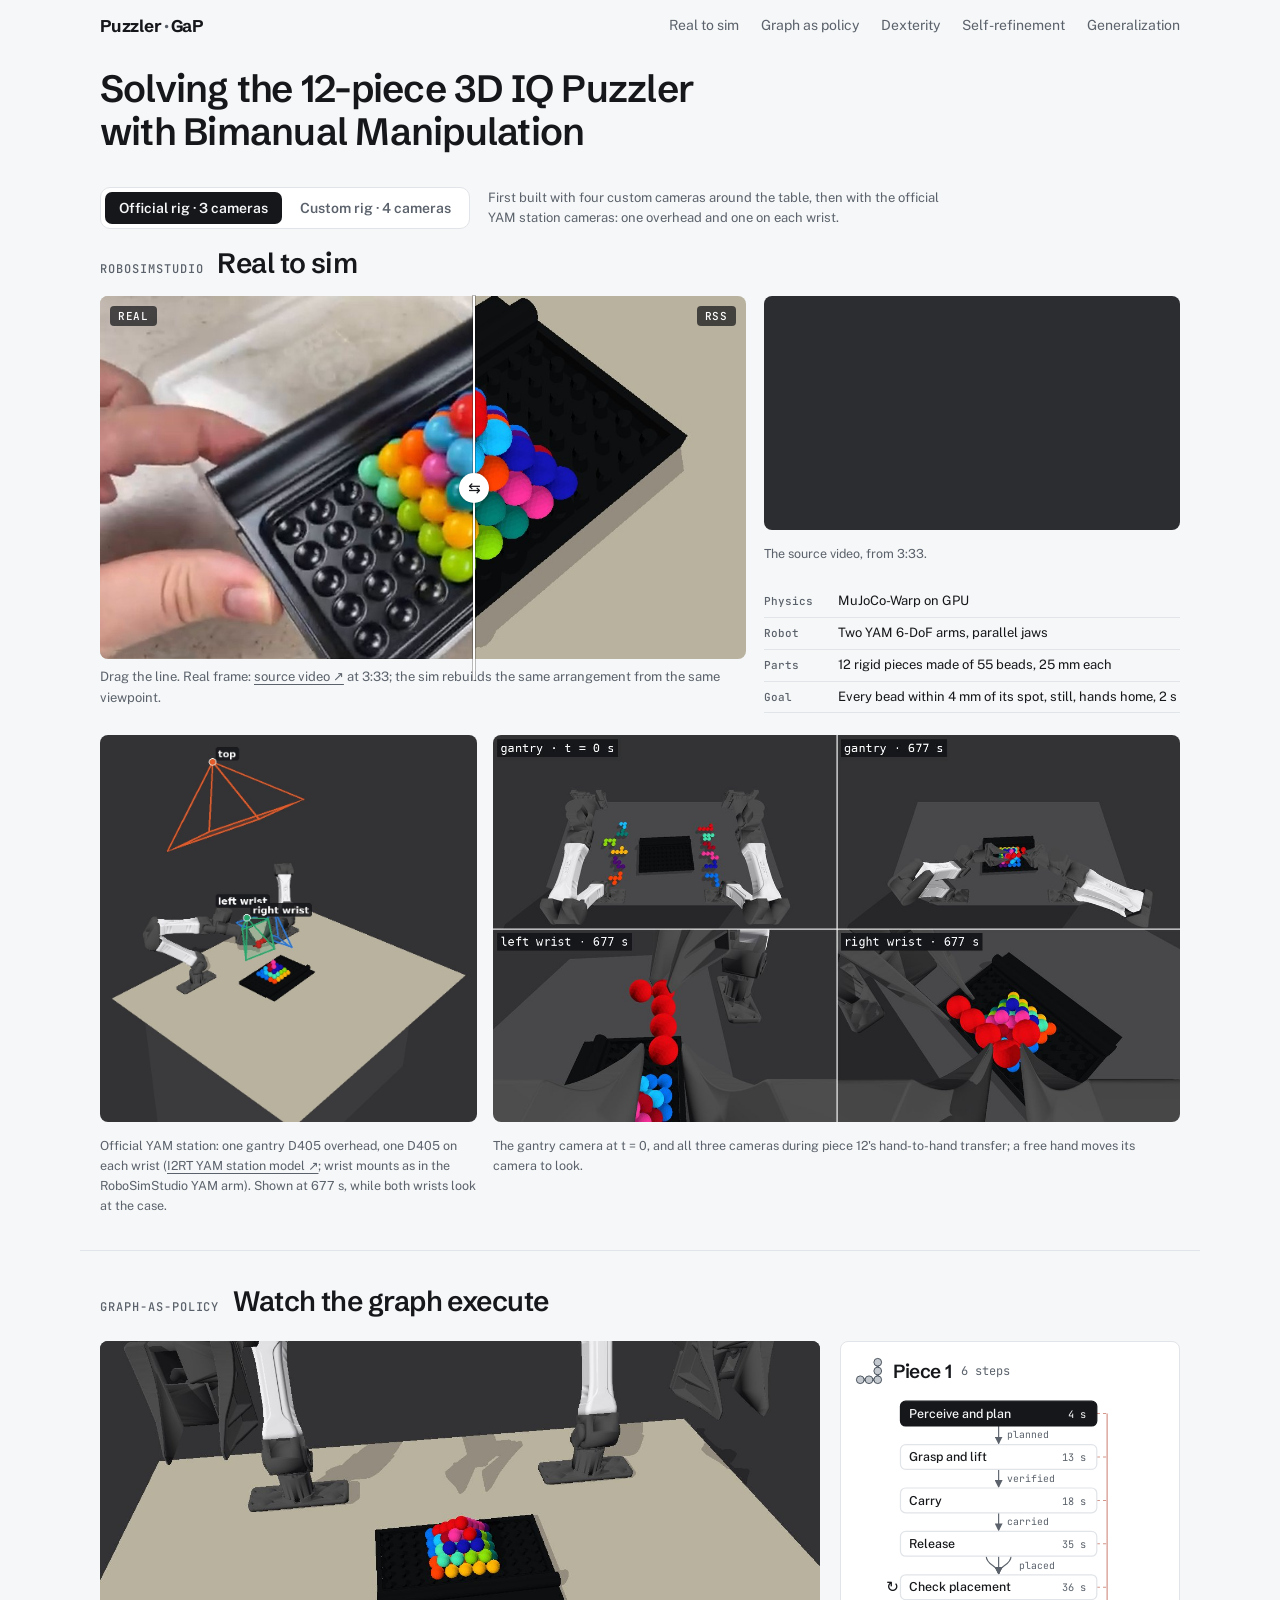
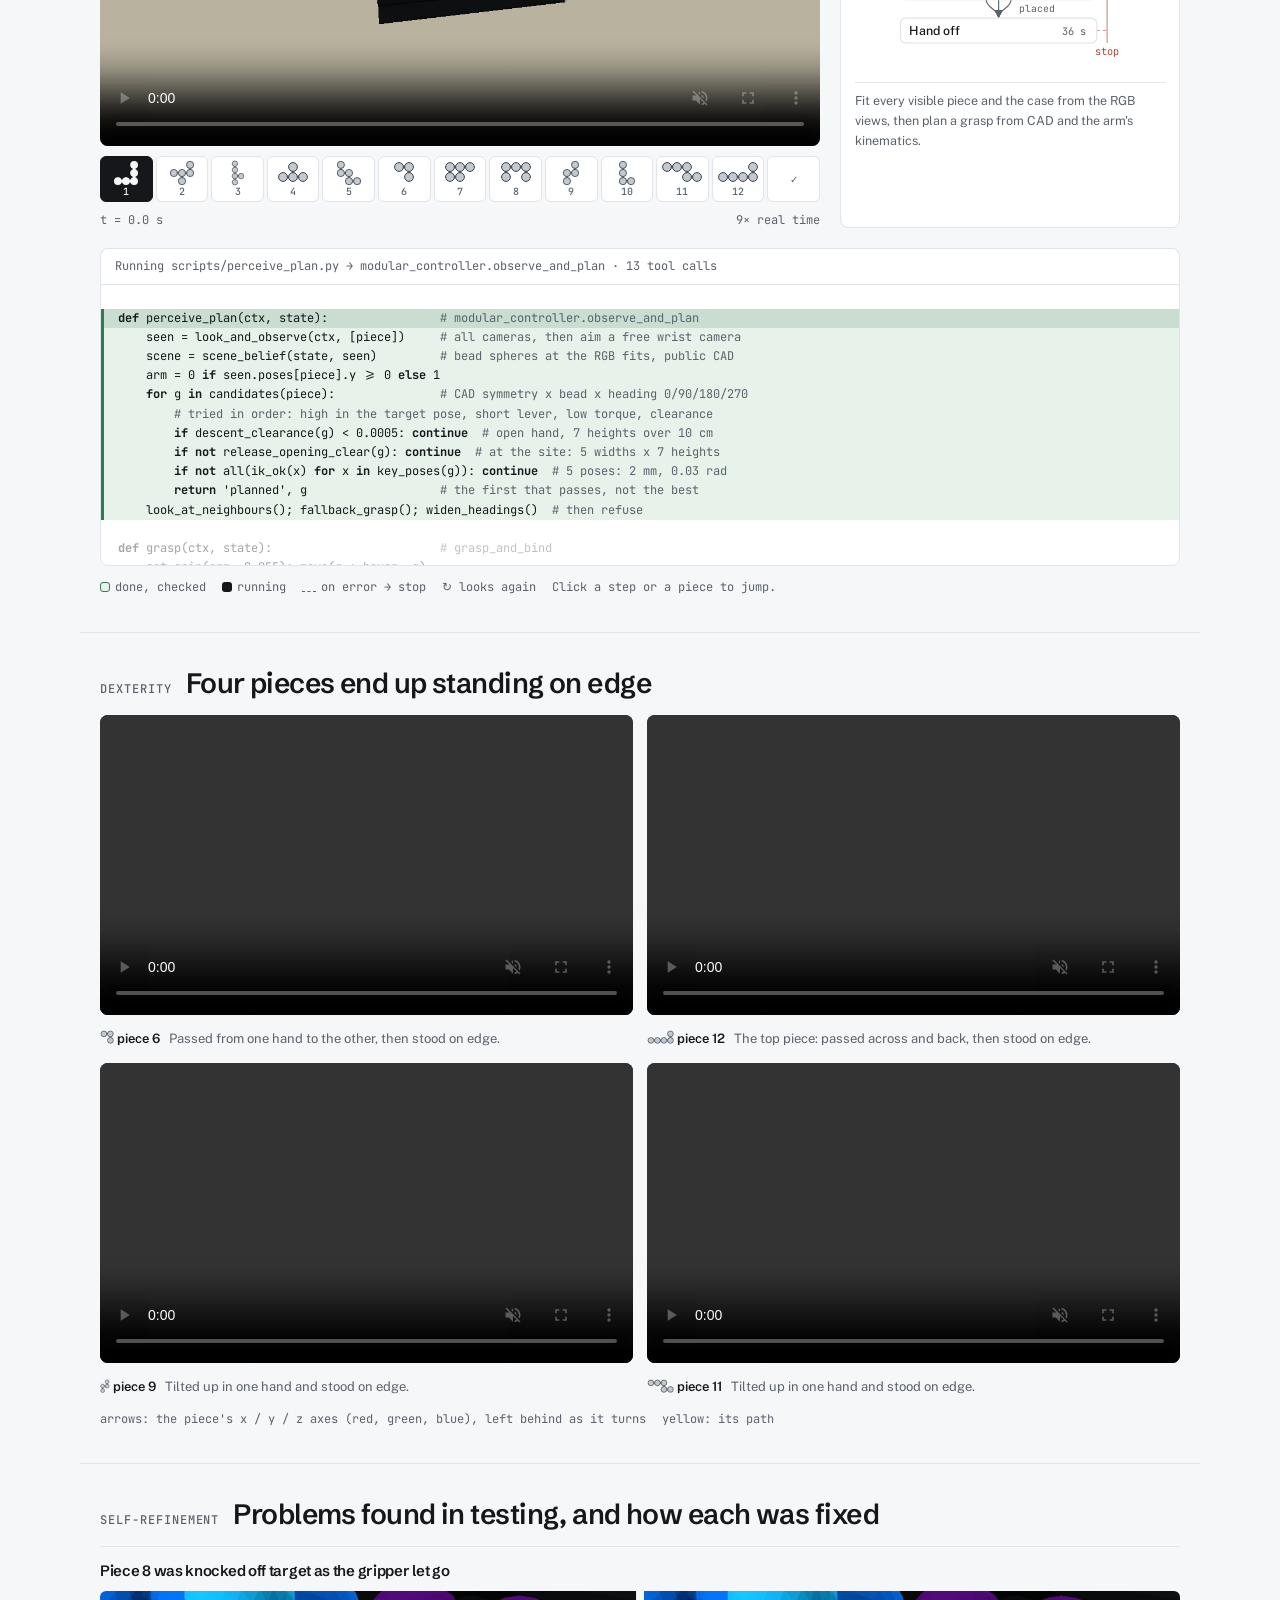
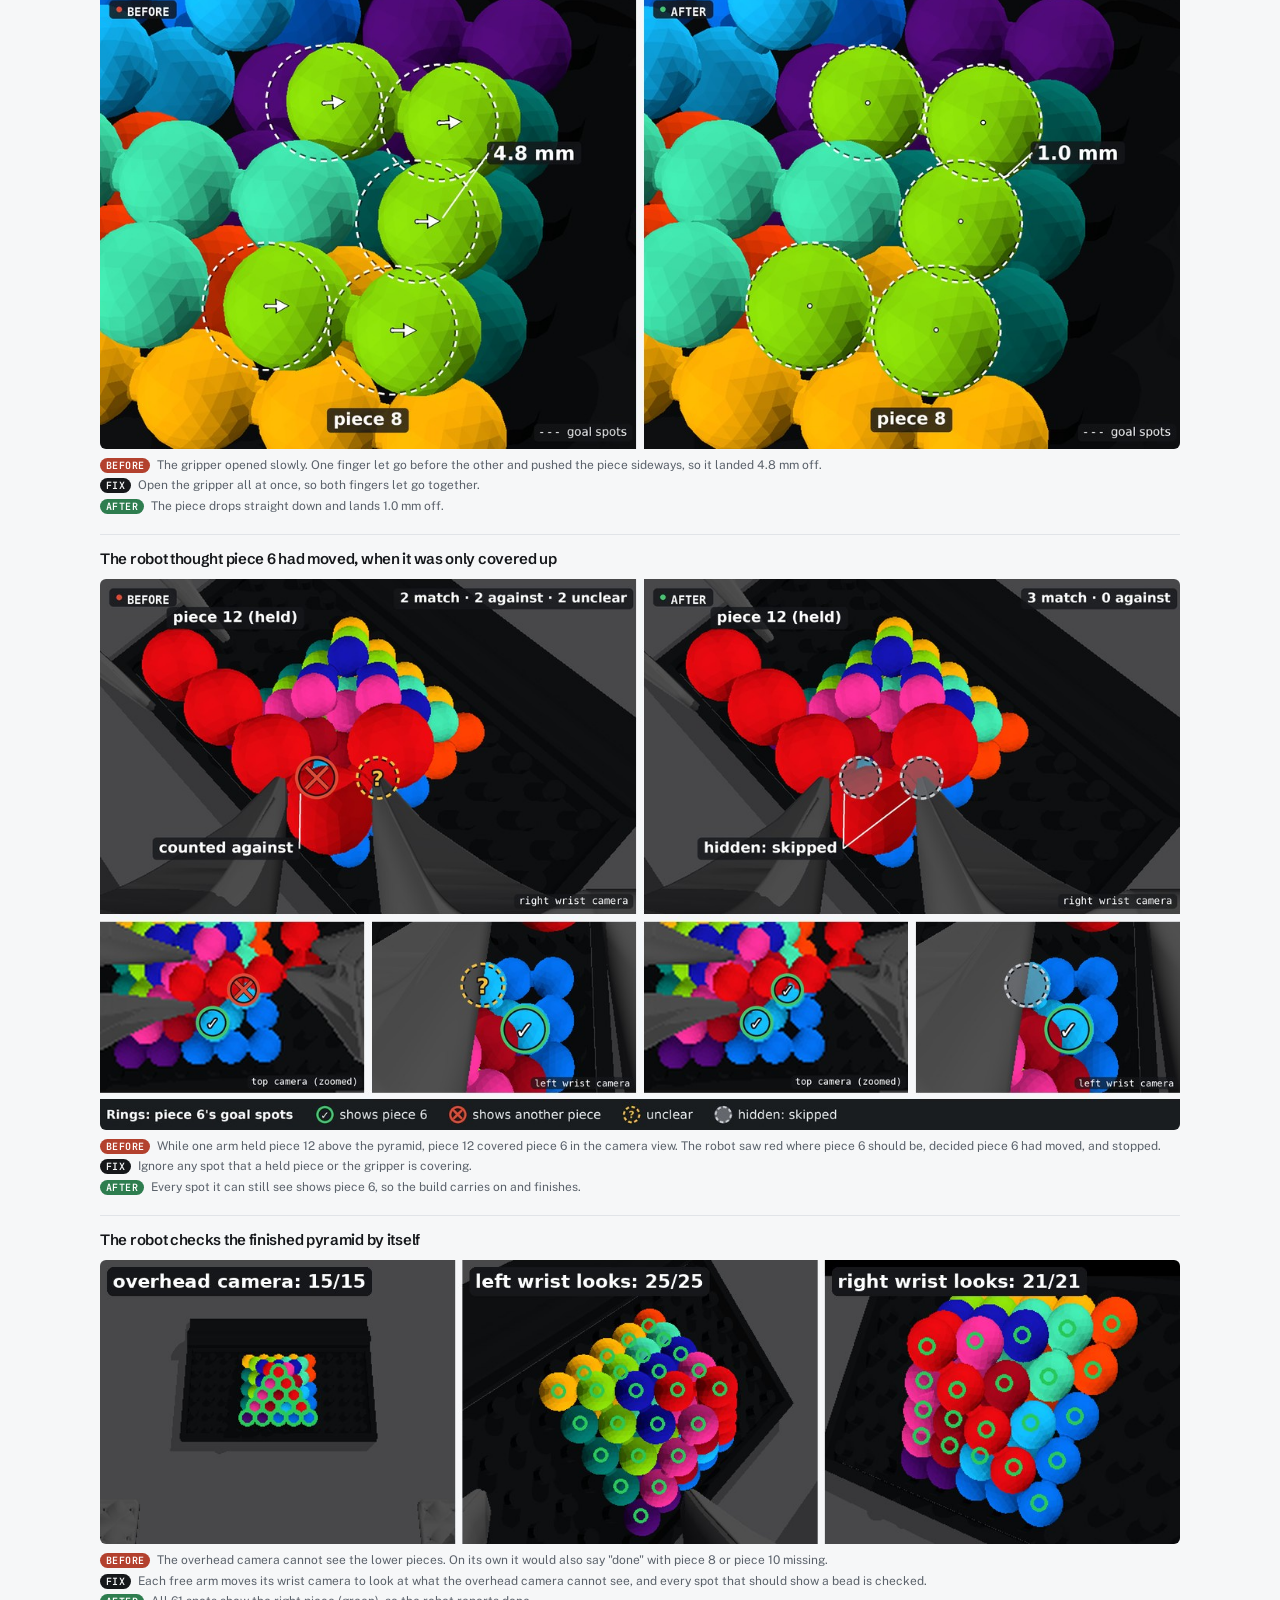
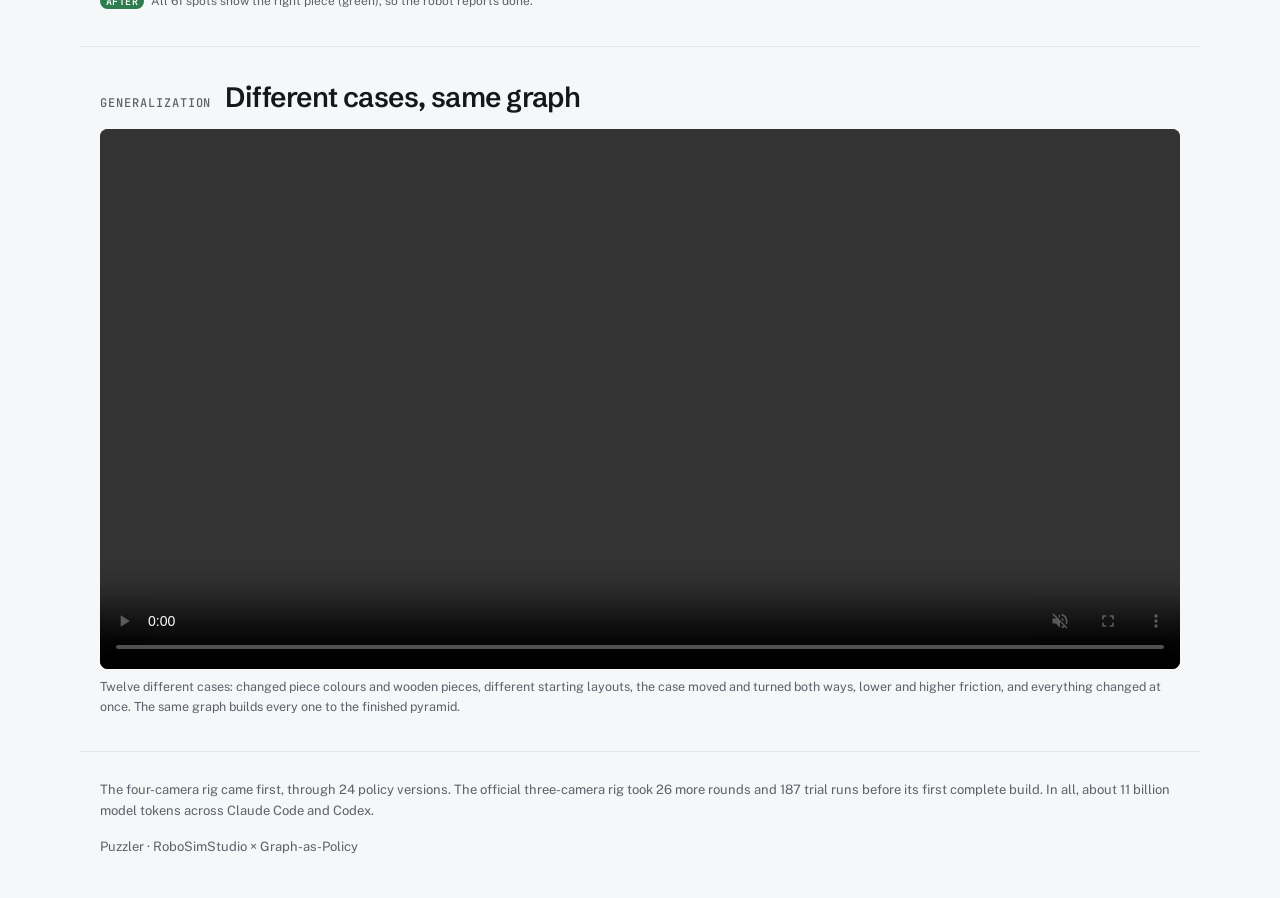
<file: site/index.html>
<!doctype html>
<html lang="en">
<head>
  <meta charset="utf-8">
  <meta name="viewport" content="width=device-width, initial-scale=1">
  <title>Puzzler GaP</title>
  <meta name="description" content="Two simulated YAM arms build the IQ Puzzler Pro pyramid from twelve loose pieces with an RGB-only Graph-as-Policy controller in RoboSimStudio.">
  <link rel="icon" href="favicon.svg">
  <link rel="preconnect" href="https://fonts.googleapis.com">
  <link rel="preconnect" href="https://fonts.gstatic.com" crossorigin>
  <link rel="stylesheet" href="https://fonts.googleapis.com/css2?family=Schibsted+Grotesk:wght@500;600;700&family=Public+Sans:wght@400;500;600&family=JetBrains+Mono:wght@400;500&display=swap">
  <link rel="stylesheet" href="style.css">
  <script src="app.js" defer></script>
</head>
<body data-rig="official">
  <header class="top wrap">
    <a class="mark" href="#top">Puzzler<span aria-hidden="true">·</span>GaP</a>
    <nav aria-label="Sections">
      <a href="#rss">Real to sim</a>
      <a href="#gap">Graph as policy</a>
      <a href="#standing">Dexterity</a>
      <a href="#refine">Self-refinement</a>
      <a href="#generalize">Generalization</a>
    </nav>
  </header>

  <main id="top">
    <section class="hero wrap">
      <div>
        <h1>Solving the 12-piece 3D IQ Puzzler with Bimanual Manipulation</h1>
      </div>
    </section>

    <div class="wrap rig-bar">
      <div class="rig-tabs" role="tablist" aria-label="Camera setup">
        <button type="button" role="tab" data-rig-tab="official" aria-selected="true">Official rig · 3 cameras</button>
        <button type="button" role="tab" data-rig-tab="custom" aria-selected="false">Custom rig · 4 cameras</button>
      </div>
      <p class="rig-note">First built with four custom cameras around the table, then with the official YAM station cameras: one overhead and one on each wrist.</p>
    </div>

    <section class="block wrap" id="rss" aria-labelledby="rss-title">
      <h2 id="rss-title"><span class="kicker">RoboSimStudio</span>Real to sim</h2>
      <div class="rss-grid">
        <figure class="compare" id="compare">
          <img src="media/sim_aligned.jpg" width="960" height="540" alt="The same arrangement rebuilt in RoboSimStudio, rendered from the camera fitted to the real frame">
          <div class="compare-real"><img src="media/real_aligned.jpg" width="960" height="540" alt="The finished IQ Puzzler Pro pyramid in the real case"></div>
          <span class="compare-line" aria-hidden="true"></span>
          <span class="tag left">Real</span><span class="tag right">RSS</span>
          <input type="range" min="0" max="100" value="58" aria-label="Drag to compare the real frame with the simulation" id="compare-range">
          <figcaption>Drag the line. Real frame: <a href="https://www.youtube.com/watch?v=PSgC31TvdxA&amp;t=213s">source video ↗</a> at 3:33; the sim rebuilds the same arrangement from the same viewpoint.</figcaption>
        </figure>
        <div class="rss-side">
          <figure class="yt">
            <iframe src="https://www.youtube-nocookie.com/embed/PSgC31TvdxA?start=213" title="Source video: the IQ Puzzler Pro pyramid built by hand" loading="lazy" allow="accelerometer; encrypted-media; gyroscope; picture-in-picture; fullscreen" allowfullscreen referrerpolicy="strict-origin-when-cross-origin"></iframe>
            <figcaption>The source video, from 3:33.</figcaption>
          </figure>
          <dl class="facts">
            <div><dt>Physics</dt><dd>MuJoCo-Warp on GPU</dd></div>
            <div><dt>Robot</dt><dd>Two YAM 6-DoF arms, parallel jaws</dd></div>
            <div><dt>Parts</dt><dd>12 rigid pieces made of 55 beads, 25 mm each</dd></div>
            <div><dt>Goal</dt><dd>Every bead within 4 mm of its spot, still, hands home, 2 s</dd></div>
          </dl>
        </div>
      </div>
      <div class="rig-row" data-rig="official" style="grid-template-columns: 0.974fr 1.778fr"><figure><img src="media/rig_official.jpg" loading="lazy" alt="Shown at 677 s, while both wrists look at the case."><figcaption>Official YAM station: one gantry D405 overhead, one D405 on each wrist (<a href="https://github.com/i2rt-robotics/i2rt/blob/120c3c81400171174604e503943f8d1ebc891058/i2rt/robot_models/station/yam_station_linear_4310_d405/README.md">I2RT YAM station model ↗</a>; wrist mounts as in the RoboSimStudio YAM arm). Shown at 677 s, while both wrists look at the case.</figcaption></figure><figure class="views"><img src="media/policy_views_official.jpg" width="1280" height="720" loading="lazy" alt="The gantry camera at t = 0, and all three cameras during piece 12's hand-to-hand transfer; a free hand moves its camera to look."><figcaption>The gantry camera at t = 0, and all three cameras during piece 12's hand-to-hand transfer; a free hand moves its camera to look.</figcaption></figure></div><div class="rig-row" data-rig="custom" style="grid-template-columns: 1.171fr 1.250fr"><figure><img src="media/rig_custom.jpg" loading="lazy" alt="Shown at the start of the run."><figcaption>Four fixed RGB cameras of our own placement: top, front, rear, side. Shown at the start of the run.</figcaption></figure><figure class="views"><img src="media/custom/policy_views.jpg" width="1280" height="1024" loading="lazy" alt="All the policy sees at t = 0: four fixed cameras."><figcaption>All the policy sees at t = 0: four fixed cameras.</figcaption></figure></div>
    </section>

    <section class="block wrap" id="gap" aria-labelledby="gap-title">
      <h2 id="gap-title"><span class="kicker">Graph-as-Policy</span>Watch the graph execute</h2>
      <div class="player" data-rig="official"><div class="screen"><video data-k="video" src="media/official/gap_full12.mp4" poster="media/official/gap_full12_poster.jpg" data-autoplay autoplay muted loop playsinline controls preload="auto" aria-label="Full twelve-piece run, replayed from the recorded episode"></video><div class="track" data-k="track" role="group" aria-label="Jump to a piece"></div><p class="clock"><span data-k="time">t = 0.0 s</span><span data-k="speed"></span></p></div><aside class="graph" aria-live="polite"><div class="graph-head"><span class="swatch" data-k="swatch"></span><h3 data-k="piece">Azure</h3><span class="mono small muted" data-k="index"></span></div><svg data-k="graph" class="graph-svg" role="img" aria-label="The current piece's subgraph"></svg><p class="node-detail" data-k="detail"></p></aside><div class="program"><p class="program-head mono" data-k="running"></p><pre class="program-body" data-k="program" aria-label="The policy's program; the running step's lines are lit"></pre></div></div><div class="player" data-rig="custom"><div class="screen"><video data-k="video" src="media/custom/gap_full12.mp4" poster="media/custom/gap_full12_poster.jpg" data-autoplay autoplay muted loop playsinline controls preload="auto" aria-label="Full twelve-piece run, replayed from the recorded episode"></video><div class="track" data-k="track" role="group" aria-label="Jump to a piece"></div><p class="clock"><span data-k="time">t = 0.0 s</span><span data-k="speed"></span></p></div><aside class="graph" aria-live="polite"><div class="graph-head"><span class="swatch" data-k="swatch"></span><h3 data-k="piece">Azure</h3><span class="mono small muted" data-k="index"></span></div><svg data-k="graph" class="graph-svg" role="img" aria-label="The current piece's subgraph"></svg><p class="node-detail" data-k="detail"></p></aside><div class="program"><p class="program-head mono" data-k="running"></p><pre class="program-body" data-k="program" aria-label="The policy's program; the running step's lines are lit"></pre></div></div>
      <p class="legend mono small"><span><i class="k-done"></i>done, checked</span><span><i class="k-now"></i>running</span><span><i class="k-abort"></i>on error → stop</span><span>↻ looks again</span><span>Click a step or a piece to jump.</span></p>

    </section>

    <section class="block wrap" id="standing" aria-labelledby="standing-title">
      <h2 id="standing-title"><span class="kicker">Dexterity</span>Four pieces end up standing on edge</h2>
      <div class="standing" data-rig="official"><figure><video src="media/official/stand_cyan.mp4" data-autoplay autoplay muted loop playsinline controls preload="auto" aria-label="piece 6: path and orientation"></video><figcaption><b><span class="pref"><svg class="shape" viewBox="0 0 22 22" width="35" height="35" aria-hidden="true"><g class="neck"><line x1="6" y1="6" x2="16" y2="6"/><line x1="16" y1="6" x2="16" y2="16"/></g><g class="bead"><circle cx="6" cy="6" r="4.4"/><circle cx="16" cy="6" r="4.4"/><circle cx="16" cy="16" r="4.4"/></g></svg>piece 6</span></b> Passed from one hand to the other, then stood on edge.</figcaption></figure><figure><video src="media/official/stand_red.mp4" data-autoplay autoplay muted loop playsinline controls preload="auto" aria-label="piece 12: path and orientation"></video><figcaption><b><span class="pref"><svg class="shape" viewBox="0 0 42 22" width="67" height="35" aria-hidden="true"><g class="neck"><line x1="36" y1="6" x2="36" y2="16"/><line x1="6" y1="16" x2="16" y2="16"/><line x1="16" y1="16" x2="26" y2="16"/><line x1="26" y1="16" x2="36" y2="16"/></g><g class="bead"><circle cx="36" cy="6" r="4.4"/><circle cx="6" cy="16" r="4.4"/><circle cx="16" cy="16" r="4.4"/><circle cx="26" cy="16" r="4.4"/><circle cx="36" cy="16" r="4.4"/></g></svg>piece 12</span></b> The top piece: passed across and back, then stood on edge.</figcaption></figure><figure><video src="media/official/stand_maroon.mp4" data-autoplay autoplay muted loop playsinline controls preload="auto" aria-label="piece 9: path and orientation"></video><figcaption><b><span class="pref"><svg class="shape" viewBox="0 0 22 32" width="35" height="51" aria-hidden="true"><g class="neck"><line x1="16" y1="6" x2="16" y2="16"/><line x1="6" y1="16" x2="16" y2="16"/><line x1="6" y1="16" x2="6" y2="26"/></g><g class="bead"><circle cx="16" cy="6" r="4.4"/><circle cx="6" cy="16" r="4.4"/><circle cx="16" cy="16" r="4.4"/><circle cx="6" cy="26" r="4.4"/></g></svg>piece 9</span></b> Tilted up in one hand and stood on edge.</figcaption></figure><figure><video src="media/official/stand_pink.mp4" data-autoplay autoplay muted loop playsinline controls preload="auto" aria-label="piece 11: path and orientation"></video><figcaption><b><span class="pref"><svg class="shape" viewBox="0 0 42 22" width="67" height="35" aria-hidden="true"><g class="neck"><line x1="6" y1="6" x2="16" y2="6"/><line x1="16" y1="6" x2="26" y2="6"/><line x1="26" y1="6" x2="26" y2="16"/><line x1="26" y1="16" x2="36" y2="16"/></g><g class="bead"><circle cx="6" cy="6" r="4.4"/><circle cx="16" cy="6" r="4.4"/><circle cx="26" cy="6" r="4.4"/><circle cx="26" cy="16" r="4.4"/><circle cx="36" cy="16" r="4.4"/></g></svg>piece 11</span></b> Tilted up in one hand and stood on edge.</figcaption></figure></div><div class="standing" data-rig="custom"><figure><video src="media/custom/stand_cyan.mp4" data-autoplay autoplay muted loop playsinline controls preload="auto" aria-label="piece 6: path and orientation"></video><figcaption><b><span class="pref"><svg class="shape" viewBox="0 0 22 22" width="35" height="35" aria-hidden="true"><g class="neck"><line x1="6" y1="6" x2="16" y2="6"/><line x1="16" y1="6" x2="16" y2="16"/></g><g class="bead"><circle cx="6" cy="6" r="4.4"/><circle cx="16" cy="6" r="4.4"/><circle cx="16" cy="16" r="4.4"/></g></svg>piece 6</span></b> Passed from one hand to the other, then stood on edge.</figcaption></figure><figure><video src="media/custom/stand_red.mp4" data-autoplay autoplay muted loop playsinline controls preload="auto" aria-label="piece 12: path and orientation"></video><figcaption><b><span class="pref"><svg class="shape" viewBox="0 0 42 22" width="67" height="35" aria-hidden="true"><g class="neck"><line x1="36" y1="6" x2="36" y2="16"/><line x1="6" y1="16" x2="16" y2="16"/><line x1="16" y1="16" x2="26" y2="16"/><line x1="26" y1="16" x2="36" y2="16"/></g><g class="bead"><circle cx="36" cy="6" r="4.4"/><circle cx="6" cy="16" r="4.4"/><circle cx="16" cy="16" r="4.4"/><circle cx="26" cy="16" r="4.4"/><circle cx="36" cy="16" r="4.4"/></g></svg>piece 12</span></b> The top piece: passed across and back, then stood on edge.</figcaption></figure><figure><video src="media/custom/stand_maroon.mp4" data-autoplay autoplay muted loop playsinline controls preload="auto" aria-label="piece 9: path and orientation"></video><figcaption><b><span class="pref"><svg class="shape" viewBox="0 0 22 32" width="35" height="51" aria-hidden="true"><g class="neck"><line x1="16" y1="6" x2="16" y2="16"/><line x1="6" y1="16" x2="16" y2="16"/><line x1="6" y1="16" x2="6" y2="26"/></g><g class="bead"><circle cx="16" cy="6" r="4.4"/><circle cx="6" cy="16" r="4.4"/><circle cx="16" cy="16" r="4.4"/><circle cx="6" cy="26" r="4.4"/></g></svg>piece 9</span></b> Tilted up in one hand and stood on edge.</figcaption></figure><figure><video src="media/custom/stand_pink.mp4" data-autoplay autoplay muted loop playsinline controls preload="auto" aria-label="piece 11: path and orientation"></video><figcaption><b><span class="pref"><svg class="shape" viewBox="0 0 42 22" width="67" height="35" aria-hidden="true"><g class="neck"><line x1="6" y1="6" x2="16" y2="6"/><line x1="16" y1="6" x2="26" y2="6"/><line x1="26" y1="6" x2="26" y2="16"/><line x1="26" y1="16" x2="36" y2="16"/></g><g class="bead"><circle cx="6" cy="6" r="4.4"/><circle cx="16" cy="6" r="4.4"/><circle cx="26" cy="6" r="4.4"/><circle cx="26" cy="16" r="4.4"/><circle cx="36" cy="16" r="4.4"/></g></svg>piece 11</span></b> Tilted up in one hand and stood on edge.</figcaption></figure></div>
      <p class="legend mono small"><span>arrows: the piece's x / y / z axes (red, green, blue), left behind as it turns</span><span>yellow: its path</span></p>
    </section>

    <section class="block wrap" id="refine" aria-labelledby="refine-title">
      <h2 id="refine-title"><span class="kicker">Self-refinement</span>Problems found in testing, and how each was fixed</h2>
      <div class="rounds">
        <article data-rig="official">
          <h3>Piece 8 was knocked off target as the gripper let go</h3>
          <div class="strip">
            <figure class="wide"><img src="media/refine_lime_release.jpg" width="1390" height="589" loading="lazy" alt="Close-up of piece 8 at its seat: before, its beads sit 4.8 mm off the dashed goal circles; after, inside them, 1.0 mm off"><figcaption><b class="bad">Before</b> The gripper opened slowly. One finger let go before the other and pushed the piece sideways, so it landed 4.8 mm off.<br><b class="fix">Fix</b> Open the gripper all at once, so both fingers let go together.<br><b class="good">After</b> The piece drops straight down and lands 1.0 mm off.</figcaption></figure>
          </div>
        </article>
        <article data-rig="official">
          <h3>The robot thought piece 6 had moved, when it was only covered up</h3>
          <div class="strip">
            <figure class="wide"><img src="media/refine_hidden_piece.jpg" width="1390" height="709" loading="lazy" alt="Wrist and overhead camera views with piece 6's spots circled: before, spots covered by the held piece 12 count against piece 6; after, they are ignored"><figcaption><b class="bad">Before</b> While one arm held piece 12 above the pyramid, piece 12 covered piece 6 in the camera view. The robot saw red where piece 6 should be, decided piece 6 had moved, and stopped.<br><b class="fix">Fix</b> Ignore any spot that a held piece or the gripper is covering.<br><b class="good">After</b> Every spot it can still see shows piece 6, so the build carries on and finishes.</figcaption></figure>
          </div>
        </article>
        <article data-rig="official">
          <h3>The robot checks the finished pyramid by itself</h3>
          <div class="strip">
            <figure class="wide"><img src="media/refine_official_finish.jpg" width="1520" height="400" loading="lazy" alt="The overhead camera and each wrist camera looking at the finished pyramid, with every spot that should show a bead circled in green"><figcaption><b class="bad">Before</b> The overhead camera cannot see the lower pieces. On its own it would also say "done" with piece 8 or piece 10 missing.<br><b class="fix">Fix</b> Each free arm moves its wrist camera to look at what the overhead camera cannot see, and every spot that should show a bead is checked.<br><b class="good">After</b> All 61 spots show the right piece (green), so the robot reports done.</figcaption></figure>
          </div>
        </article>
        <article data-rig="custom">
          <h3>The camera could not see piece 6 land</h3>
          <div class="strip">
            <figure class="wide"><img src="media/refine_cyan_opening.jpg" width="1390" height="644" loading="lazy" alt="Overhead camera after letting go: at a 55 mm opening a finger covers piece 6; at 75 mm the piece is visible"><figcaption><b class="bad">Before</b> With the gripper opened 55 mm, a finger still covered piece 6, so the camera could not confirm it was in place.<br><b class="fix">Fix</b> Open wider, to 75 mm, picked by checking which openings leave the piece in the camera's view.<br><b class="good">After</b> The camera sees the piece, 0.8 mm from its spot.</figcaption></figure>
          </div>
        </article>
        <article data-rig="custom">
          <h3>The robot checks the finished pyramid by itself</h3>
          <div class="strip">
            <figure class="wide"><img src="media/refine_completion_witness.jpg" width="1530" height="300" loading="lazy" alt="Final camera views with each spot that should show a bead circled: with piece 12 still held its spots fail; with the pyramid complete every spot matches"><figcaption><b class="bad">Before</b> All 12 pieces were in place, but the robot could not tell, so it would not finish.<br><b class="fix">Fix</b> Check every spot that should show a bead (green: the right piece is there, red: it is not).<br><b class="good">After</b> With piece 12 missing it says no; with the pyramid done it says yes.</figcaption></figure>
          </div>
        </article>
        <article data-rig="custom">
          <h3>The arms blocked the camera's view of piece 8</h3>
          <div class="strip">
            <figure class="wide"><img src="media/refine_lime_layout.jpg" width="938" height="376" loading="lazy" alt="Overhead camera while piece 6 changes hands: in the first layout the arms cover piece 8; started 70 mm further out it stays visible"><figcaption><b class="bad">Before</b> While piece 6 changed hands, the arms covered piece 8 in the camera view, and the robot had to wait.<br><b class="good">After</b> Piece 8 now starts 70 mm further out, where the camera can still see it.</figcaption></figure>
          </div>
        </article>
        <article data-rig="custom">
          <h3>A wrong guess about piece 5 almost undid it</h3>
          <div class="strip">
            <figure class="wide"><img src="media/refine_fit_alias.jpg" width="770" height="300" loading="lazy" alt="Front and side cameras: red circles mark where the wrong guess of piece 5 would put it, on top of piece 9; green circles mark piece 5's own spots, which still show piece 5"><figcaption><b class="bad">Before</b> Only two beads of piece 5 were visible, and the robot guessed it had turned (red circles, which actually land on piece 9).<br><b class="good">After</b> It checks the spots where piece 5 should be; they still show piece 5 (green), so it stays placed.</figcaption></figure>
          </div>
        </article>
      </div>
    </section>

    <section class="block wrap demo" id="generalize" aria-labelledby="gen-title">
      <h2 id="gen-title"><span class="kicker">Generalization</span>Different cases, same graph</h2>
      <div data-rig="official"><figure class="grid-video"><video src="media/official/grid_official_wood2.mp4" data-autoplay autoplay muted loop playsinline controls preload="auto" aria-label="Twelve different cases: changed piece colours and wooden pieces, different starting layouts, the case moved and turned both ways, lower and higher friction, and everything changed at once. The same graph builds every one to the finished pyramid."></video><figcaption>Twelve different cases: changed piece colours and wooden pieces, different starting layouts, the case moved and turned both ways, lower and higher friction, and everything changed at once. The same graph builds every one to the finished pyramid.</figcaption></figure></div><div data-rig="custom"><figure class="grid-video"><video src="media/custom/grid_custom_starts.mp4" data-autoplay autoplay muted loop playsinline controls preload="auto" aria-label="Six different starting layouts (every loose piece moved up to 10 mm and turned up to 10°, the case moved too); each run builds the whole pyramid."></video><figcaption>Six different starting layouts (every loose piece moved up to 10 mm and turned up to 10°, the case moved too); each run builds the whole pyramid.</figcaption></figure></div><div data-rig="custom"><figure class="grid-video"><video src="media/custom/grid_custom6.mp4" data-autoplay autoplay muted loop playsinline controls preload="auto" aria-label="Six changed scenes: case moved and turned (both ways), pieces nudged (twice), and all changes at once."></video><figcaption>Six changed scenes: case moved and turned (both ways), pieces nudged (twice), and all changes at once.</figcaption></figure></div>
    </section>
  </main>

  <footer class="wrap foot">
    <p>The four-camera rig came first, through 24 policy versions. The official three-camera rig took 26 more rounds and 187 trial runs before its first complete build. In all, about 11 billion model tokens across Claude Code and Codex.</p>
    <p>Puzzler · RoboSimStudio × Graph-as-Policy</p>
  </footer>
  <script id="page-data" type="application/json">{"rigs": {"official": {"control_hz": 50.0, "steps": 44318, "sim_time_s": 886.4, "rss_success": true, "graph_success": true, "checkpoints_passed": 84, "checkpoints_total": 84, "pieces_placed": 12, "audit_success": true, "audit_max_mm": 3.03, "audit_stable_s": 50.3, "error": null, "pieces": [{"name": "azure", "color": "#036de8", "nodes": [{"id": "azure_perceive_plan", "kind": "perceive_plan", "label": "Perceive and plan", "detail": "Fit every visible piece and the case from the RGB views, then plan a grasp from CAD and the arm's kinematics.", "exits": ["planned"], "exit": "planned", "start": 0, "end": 209, "passed": true, "checkpoint": "perceive_plan", "metrics": {}, "ref": "perceive_plan", "source": "scripts/perceive_plan.py \u2192 modular_controller.observe_and_plan", "calls": 13, "relook": false}, {"id": "azure_grasp", "kind": "grasp", "label": "Grasp and lift", "detail": "Close on the planned beads, lift, and confirm the hold from a fresh RGB frame and the jaw encoders.", "exits": ["verified"], "exit": "verified", "start": 209, "end": 645, "passed": true, "checkpoint": "grasp", "metrics": {}, "ref": "grasp", "source": "scripts/grasp.py \u2192 modular_controller.grasp_and_bind", "calls": 24, "relook": false}, {"id": "azure_transport", "kind": "transport", "label": "Carry", "detail": "Move the held piece above its pyramid site, planned from the observed case pose.", "exits": ["carried"], "exit": "carried", "start": 645, "end": 890, "passed": true, "checkpoint": "transport", "metrics": {}, "ref": "transport", "source": "scripts/transport.py \u2192 modular_controller.transport", "calls": 11, "relook": false}, {"id": "azure_release", "kind": "release", "label": "Release", "detail": "Lower, open the jaw, and back away.", "exits": ["placed", "missed", "uncertain"], "exit": "placed", "start": 890, "end": 1768, "passed": true, "checkpoint": "release", "metrics": {"placement_error_mm": 0.39, "stable_s": 14.0}, "ref": "release", "source": "scripts/release.py \u2192 modular_controller.carry_and_release", "calls": 57, "relook": false}, {"id": "azure_receipt_settle", "kind": "receipt_settle", "label": "Check placement", "detail": "Two RGB frames one second apart must agree: piece still, hand clear, beads at their sites.", "exits": ["placed", "executed_visual_unknown", "executed_visual_unverified"], "exit": "placed", "start": 1768, "end": 1776, "passed": true, "checkpoint": "release", "metrics": {"placement_error_mm": 0.39, "stable_s": 14.16}, "ref": "receipt_settle", "source": "scripts/receipt_settle.py \u2192 unified_contract.settle_placement_evidence", "calls": 2, "relook": true}, {"id": "azure_handoff", "kind": "handoff", "label": "Hand off", "detail": "Pass the updated scene state to the next piece's subgraph.", "exits": ["advanced"], "exit": "advanced", "start": 1776, "end": 1784, "passed": true, "checkpoint": "handoff", "metrics": {"placement_error_mm": 0.39, "stable_s": 14.32}, "ref": "handoff", "source": "scripts/handoff.py \u2192 unified_contract.verified_handoff", "calls": 2, "relook": false}], "number": 1, "cells": [[0, 2], [1, 2], [2, 0], [2, 1], [2, 2]], "start": 0, "end": 1784, "placed": true, "placement_error_mm": 0.39}, {"name": "orange", "color": "#ff3f02", "nodes": [{"id": "orange_perceive_plan", "kind": "perceive_plan", "label": "Perceive and plan", "detail": "Fit every visible piece and the case from the RGB views, then plan a grasp from CAD and the arm's kinematics.", "exits": ["planned"], "exit": "planned", "start": 1784, "end": 1990, "passed": true, "checkpoint": "perceive_plan", "metrics": {"earlier_pieces_max_mm": 0.39}, "ref": "perceive_plan", "source": "scripts/perceive_plan.py \u2192 modular_controller.observe_and_plan", "calls": 13, "relook": false}, {"id": "orange_grasp", "kind": "grasp", "label": "Grasp and lift", "detail": "Close on the planned beads, lift, and confirm the hold from a fresh RGB frame and the jaw encoders.", "exits": ["verified"], "exit": "verified", "start": 1990, "end": 2306, "passed": true, "checkpoint": "grasp", "metrics": {"earlier_pieces_max_mm": 0.39}, "ref": "grasp", "source": "scripts/grasp.py \u2192 modular_controller.grasp_and_bind", "calls": 26, "relook": false}, {"id": "orange_transport", "kind": "transport", "label": "Carry", "detail": "Move the held piece above its pyramid site, planned from the observed case pose.", "exits": ["carried"], "exit": "carried", "start": 2306, "end": 2573, "passed": true, "checkpoint": "transport", "metrics": {"earlier_pieces_max_mm": 0.39}, "ref": "transport", "source": "scripts/transport.py \u2192 modular_controller.transport", "calls": 11, "relook": false}, {"id": "orange_release", "kind": "release", "label": "Release", "detail": "Lower, open the jaw, and back away.", "exits": ["placed", "missed", "uncertain"], "exit": "placed", "start": 2573, "end": 3475, "passed": true, "checkpoint": "release", "metrics": {"placement_error_mm": 0.3, "earlier_pieces_max_mm": 0.5, "stable_s": 14.26}, "ref": "release", "source": "scripts/release.py \u2192 modular_controller.carry_and_release", "calls": 55, "relook": false}, {"id": "orange_receipt_settle", "kind": "receipt_settle", "label": "Check placement", "detail": "Two RGB frames one second apart must agree: piece still, hand clear, beads at their sites.", "exits": ["placed", "executed_visual_unknown", "executed_visual_unverified"], "exit": "placed", "start": 3475, "end": 3480, "passed": true, "checkpoint": "release", "metrics": {"placement_error_mm": 0.3, "earlier_pieces_max_mm": 0.5, "stable_s": 14.36}, "ref": "receipt_settle", "source": "scripts/receipt_settle.py \u2192 unified_contract.settle_placement_evidence", "calls": 2, "relook": true}, {"id": "orange_handoff", "kind": "handoff", "label": "Hand off", "detail": "Pass the updated scene state to the next piece's subgraph.", "exits": ["advanced"], "exit": "advanced", "start": 3480, "end": 3486, "passed": true, "checkpoint": "handoff", "metrics": {"placement_error_mm": 0.3, "earlier_pieces_max_mm": 0.5, "stable_s": 14.48}, "ref": "handoff", "source": "scripts/handoff.py \u2192 unified_contract.verified_handoff", "calls": 2, "relook": false}], "number": 2, "cells": [[0, 2], [1, 0], [1, 1], [1, 2], [2, 1]], "start": 1784, "end": 3486, "placed": true, "placement_error_mm": 0.3}, {"name": "yellow", "color": "#ffaf02", "nodes": [{"id": "yellow_perceive_plan", "kind": "perceive_plan", "label": "Perceive and plan", "detail": "Fit every visible piece and the case from the RGB views, then plan a grasp from CAD and the arm's kinematics.", "exits": ["planned"], "exit": "planned", "start": 3486, "end": 3660, "passed": true, "checkpoint": "perceive_plan", "metrics": {"earlier_pieces_max_mm": 0.5}, "ref": "perceive_plan", "source": "scripts/perceive_plan.py \u2192 modular_controller.observe_and_plan", "calls": 13, "relook": false}, {"id": "yellow_grasp", "kind": "grasp", "label": "Grasp and lift", "detail": "Close on the planned beads, lift, and confirm the hold from a fresh RGB frame and the jaw encoders.", "exits": ["verified"], "exit": "verified", "start": 3660, "end": 4156, "passed": true, "checkpoint": "grasp", "metrics": {"earlier_pieces_max_mm": 0.5}, "ref": "grasp", "source": "scripts/grasp.py \u2192 modular_controller.grasp_and_bind", "calls": 28, "relook": false}, {"id": "yellow_transport", "kind": "transport", "label": "Carry", "detail": "Move the held piece above its pyramid site, planned from the observed case pose.", "exits": ["carried"], "exit": "carried", "start": 4156, "end": 4878, "passed": true, "checkpoint": "transport", "metrics": {"earlier_pieces_max_mm": 0.5}, "ref": "transport", "source": "scripts/transport.py \u2192 modular_controller.transport", "calls": 12, "relook": false}, {"id": "yellow_release", "kind": "release", "label": "Release", "detail": "Lower, open the jaw, and back away.", "exits": ["placed", "missed", "uncertain"], "exit": "placed", "start": 4878, "end": 5759, "passed": true, "checkpoint": "release", "metrics": {"placement_error_mm": 0.96, "earlier_pieces_max_mm": 0.52, "stable_s": 13.9}, "ref": "release", "source": "scripts/release.py \u2192 modular_controller.carry_and_release", "calls": 57, "relook": false}, {"id": "yellow_receipt_settle", "kind": "receipt_settle", "label": "Check placement", "detail": "Two RGB frames one second apart must agree: piece still, hand clear, beads at their sites.", "exits": ["placed", "executed_visual_unknown", "executed_visual_unverified"], "exit": "placed", "start": 5759, "end": 5794, "passed": true, "checkpoint": "release", "metrics": {"placement_error_mm": 0.93, "earlier_pieces_max_mm": 0.52, "stable_s": 14.6}, "ref": "receipt_settle", "source": "scripts/receipt_settle.py \u2192 unified_contract.settle_placement_evidence", "calls": 2, "relook": true}, {"id": "yellow_handoff", "kind": "handoff", "label": "Hand off", "detail": "Pass the updated scene state to the next piece's subgraph.", "exits": ["advanced"], "exit": "advanced", "start": 5794, "end": 5809, "passed": true, "checkpoint": "handoff", "metrics": {"placement_error_mm": 0.92, "earlier_pieces_max_mm": 0.52, "stable_s": 14.9}, "ref": "handoff", "source": "scripts/handoff.py \u2192 unified_contract.verified_handoff", "calls": 2, "relook": false}], "number": 3, "cells": [[0, 0], [1, 0], [2, 0], [2, 1], [3, 0]], "start": 3486, "end": 5809, "placed": true, "placement_error_mm": 0.96}, {"name": "teal", "color": "#027a70", "nodes": [{"id": "teal_perceive_plan", "kind": "perceive_plan", "label": "Perceive and plan", "detail": "Fit every visible piece and the case from the RGB views, then plan a grasp from CAD and the arm's kinematics.", "exits": ["planned"], "exit": "planned", "start": 5809, "end": 5925, "passed": true, "checkpoint": "perceive_plan", "metrics": {"earlier_pieces_max_mm": 0.92}, "ref": "perceive_plan", "source": "scripts/perceive_plan.py \u2192 modular_controller.observe_and_plan", "calls": 13, "relook": false}, {"id": "teal_grasp", "kind": "grasp", "label": "Grasp and lift", "detail": "Close on the planned beads, lift, and confirm the hold from a fresh RGB frame and the jaw encoders.", "exits": ["verified"], "exit": "verified", "start": 5925, "end": 6286, "passed": true, "checkpoint": "grasp", "metrics": {"earlier_pieces_max_mm": 0.86}, "ref": "grasp", "source": "scripts/grasp.py \u2192 modular_controller.grasp_and_bind", "calls": 32, "relook": false}, {"id": "teal_transport", "kind": "transport", "label": "Carry", "detail": "Move the held piece above its pyramid site, planned from the observed case pose.", "exits": ["carried"], "exit": "carried", "start": 6286, "end": 6459, "passed": true, "checkpoint": "transport", "metrics": {"earlier_pieces_max_mm": 0.76}, "ref": "transport", "source": "scripts/transport.py \u2192 modular_controller.transport", "calls": 11, "relook": false}, {"id": "teal_release", "kind": "release", "label": "Release", "detail": "Lower, open the jaw, and back away.", "exits": ["placed", "missed", "uncertain"], "exit": "placed", "start": 6459, "end": 7395, "passed": true, "checkpoint": "release", "metrics": {"placement_error_mm": 0.35, "earlier_pieces_max_mm": 0.75, "stable_s": 15.08}, "ref": "release", "source": "scripts/release.py \u2192 modular_controller.carry_and_release", "calls": 57, "relook": false}, {"id": "teal_receipt_settle", "kind": "receipt_settle", "label": "Check placement", "detail": "Two RGB frames one second apart must agree: piece still, hand clear, beads at their sites.", "exits": ["placed", "executed_visual_unknown", "executed_visual_unverified"], "exit": "placed", "start": 7395, "end": 7404, "passed": true, "checkpoint": "release", "metrics": {"placement_error_mm": 0.35, "earlier_pieces_max_mm": 0.52, "stable_s": 15.26}, "ref": "receipt_settle", "source": "scripts/receipt_settle.py \u2192 unified_contract.settle_placement_evidence", "calls": 2, "relook": true}, {"id": "teal_handoff", "kind": "handoff", "label": "Hand off", "detail": "Pass the updated scene state to the next piece's subgraph.", "exits": ["advanced"], "exit": "advanced", "start": 7404, "end": 7419, "passed": true, "checkpoint": "handoff", "metrics": {"placement_error_mm": 0.35, "earlier_pieces_max_mm": 0.52, "stable_s": 15.56}, "ref": "handoff", "source": "scripts/handoff.py \u2192 unified_contract.verified_handoff", "calls": 2, "relook": false}], "number": 4, "cells": [[0, 1], [1, 0], [1, 1], [1, 2]], "start": 5809, "end": 7419, "placed": true, "placement_error_mm": 0.35}, {"name": "purple", "color": "#4f0a75", "nodes": [{"id": "purple_perceive_plan", "kind": "perceive_plan", "label": "Perceive and plan", "detail": "Fit every visible piece and the case from the RGB views, then plan a grasp from CAD and the arm's kinematics.", "exits": ["planned"], "exit": "planned", "start": 7419, "end": 7889, "passed": true, "checkpoint": "perceive_plan", "metrics": {"earlier_pieces_max_mm": 0.52}, "ref": "perceive_plan", "source": "scripts/perceive_plan.py \u2192 modular_controller.observe_and_plan", "calls": 561, "relook": false}, {"id": "purple_grasp", "kind": "grasp", "label": "Grasp and lift", "detail": "Close on the planned beads, lift, and confirm the hold from a fresh RGB frame and the jaw encoders.", "exits": ["verified"], "exit": "verified", "start": 7889, "end": 8331, "passed": true, "checkpoint": "grasp", "metrics": {"earlier_pieces_max_mm": 0.52}, "ref": "grasp", "source": "scripts/grasp.py \u2192 modular_controller.grasp_and_bind", "calls": 26, "relook": false}, {"id": "purple_transport", "kind": "transport", "label": "Carry", "detail": "Move the held piece above its pyramid site, planned from the observed case pose.", "exits": ["carried"], "exit": "carried", "start": 8331, "end": 8609, "passed": true, "checkpoint": "transport", "metrics": {"earlier_pieces_max_mm": 0.52}, "ref": "transport", "source": "scripts/transport.py \u2192 modular_controller.transport", "calls": 11, "relook": false}, {"id": "purple_release", "kind": "release", "label": "Release", "detail": "Lower, open the jaw, and back away.", "exits": ["placed", "missed", "uncertain"], "exit": "placed", "start": 8609, "end": 9633, "passed": true, "checkpoint": "release", "metrics": {"placement_error_mm": 0.7, "earlier_pieces_max_mm": 0.53, "stable_s": 7.02}, "ref": "release", "source": "scripts/release.py \u2192 modular_controller.carry_and_release", "calls": 82, "relook": false}, {"id": "purple_receipt_settle", "kind": "receipt_settle", "label": "Check placement", "detail": "Two RGB frames one second apart must agree: piece still, hand clear, beads at their sites.", "exits": ["placed", "executed_visual_unknown", "executed_visual_unverified"], "exit": "placed", "start": 9633, "end": 9643, "passed": true, "checkpoint": "conditional_release", "metrics": {"placement_error_mm": 0.7, "earlier_pieces_max_mm": 0.53, "stable_s": 7.22}, "ref": "receipt_settle", "source": "scripts/receipt_settle.py \u2192 unified_contract.settle_placement_evidence", "calls": 2, "relook": true}, {"id": "purple_handoff", "kind": "handoff", "label": "Hand off", "detail": "Pass the updated scene state to the next piece's subgraph.", "exits": ["advanced"], "exit": "advanced", "start": 9643, "end": 9651, "passed": true, "checkpoint": "handoff", "metrics": {"placement_error_mm": 0.69, "earlier_pieces_max_mm": 0.53, "stable_s": 7.38}, "ref": "handoff", "source": "scripts/handoff.py \u2192 unified_contract.verified_handoff", "calls": 2, "relook": false}], "number": 5, "cells": [[0, 0], [1, 0], [1, 1], [2, 1], [2, 2]], "start": 7419, "end": 9651, "placed": true, "placement_error_mm": 0.7}, {"name": "cyan", "color": "#11baf9", "nodes": [{"id": "cyan_perceive_plan", "kind": "perceive_plan", "label": "Perceive and plan", "detail": "Fit every visible piece and the case from the RGB views, then plan a grasp from CAD and the arm's kinematics.", "exits": ["planned"], "exit": "planned", "start": 9651, "end": 9786, "passed": true, "checkpoint": "perceive_plan", "metrics": {"earlier_pieces_max_mm": 0.69}, "ref": "perceive_plan", "source": "scripts/perceive_plan.py \u2192 modular_controller.observe_and_plan", "calls": 10, "relook": false}, {"id": "cyan_grasp", "kind": "grasp", "label": "Grasp and lift", "detail": "Close on the planned beads, lift, and confirm the hold from a fresh RGB frame and the jaw encoders.", "exits": ["verified"], "exit": "verified", "start": 9786, "end": 10620, "passed": true, "checkpoint": "grasp", "metrics": {"earlier_pieces_max_mm": 0.67}, "ref": "grasp", "source": "scripts/grasp.py \u2192 modular_controller.grasp_and_bind", "calls": 58, "relook": false}, {"id": "cyan_cyan_approach", "kind": "approach", "label": "Bring hands together", "detail": "Move the held piece to a shared station where the other arm can reach it.", "exits": ["receiver_ready"], "exit": "receiver ready", "start": 10620, "end": 11985, "passed": true, "checkpoint": "handoff_approach", "metrics": {"earlier_pieces_max_mm": 0.59}, "ref": "cyan_approach", "source": "scripts/cyan_approach.py \u2192 cyan_vertical_transfer_v2_adapter.approach_receiver", "calls": 159, "relook": false}, {"id": "cyan_cyan_receiver_close", "kind": "receiver_close", "label": "Second hand closes", "detail": "Close the receiving jaw while the first hand still holds.", "exits": ["receiver_closed"], "exit": "receiver closed", "start": 11985, "end": 12360, "passed": true, "checkpoint": "handoff_dualhold", "metrics": {"earlier_pieces_max_mm": 0.59}, "ref": "cyan_receiver_close", "source": "scripts/cyan_receiver_close.py \u2192 cyan_vertical_transfer_v2_adapter.close_receiver", "calls": 53, "relook": false}, {"id": "cyan_cyan_donor_release", "kind": "donor_release", "label": "First hand opens", "detail": "Open and withdraw the first jaw.", "exits": ["donor_released"], "exit": "donor released", "start": 12360, "end": 12737, "passed": true, "checkpoint": "handoff_receiveronly", "metrics": {"earlier_pieces_max_mm": 0.59}, "ref": "cyan_donor_release", "source": "scripts/cyan_donor_release.py \u2192 cyan_vertical_transfer_v2_adapter.release_donor", "calls": 46, "relook": false}, {"id": "cyan_cyan_receiver_bind", "kind": "receiver_bind", "label": "Confirm new grip", "detail": "Re-estimate the held pose from fresh RGB and the receiving jaw.", "exits": ["receiver_verified"], "exit": "receiver verified", "start": 12737, "end": 12797, "passed": true, "checkpoint": "handoff_receiver_hold", "metrics": {"earlier_pieces_max_mm": 0.59}, "ref": "cyan_receiver_bind", "source": "scripts/cyan_receiver_bind.py \u2192 cyan_vertical_transfer_v2_adapter.verify_receiver", "calls": 6, "relook": false}, {"id": "cyan_cyan_receiver_transport", "kind": "receiver_transport", "label": "Carry with second hand", "detail": "Carry the piece to its site with the receiving arm.", "exits": ["carried"], "exit": "carried", "start": 12797, "end": 15522, "passed": true, "checkpoint": "transport", "metrics": {"earlier_pieces_max_mm": 0.59}, "ref": "cyan_receiver_transport", "source": "scripts/cyan_receiver_transport.py \u2192 cyan_receiver_release_feedback_delivery.execute_transport", "calls": 228, "relook": false}, {"id": "cyan_release", "kind": "release", "label": "Release", "detail": "Lower, open the jaw, and back away.", "exits": ["placed", "missed", "uncertain"], "exit": "placed", "start": 15522, "end": 17408, "passed": true, "checkpoint": "release", "metrics": {"placement_error_mm": 1.48, "earlier_pieces_max_mm": 0.59, "stable_s": 16.92}, "ref": "release", "source": "scripts/release.py \u2192 modular_controller.carry_and_release", "calls": 125, "relook": false}, {"id": "cyan_receipt_settle", "kind": "receipt_settle", "label": "Check placement", "detail": "Two RGB frames one second apart must agree: piece still, hand clear, beads at their sites.", "exits": ["placed", "executed_visual_unknown", "executed_visual_unverified"], "exit": "placed", "start": 17408, "end": 17498, "passed": true, "checkpoint": "conditional_release", "metrics": {"placement_error_mm": 1.48, "earlier_pieces_max_mm": 0.58, "stable_s": 18.72}, "ref": "receipt_settle", "source": "scripts/receipt_settle.py \u2192 unified_contract.settle_placement_evidence", "calls": 2, "relook": true}, {"id": "cyan_handoff", "kind": "handoff", "label": "Hand off", "detail": "Pass the updated scene state to the next piece's subgraph.", "exits": ["advanced"], "exit": "advanced", "start": 17498, "end": 17578, "passed": true, "checkpoint": "handoff", "metrics": {"placement_error_mm": 1.47, "earlier_pieces_max_mm": 0.58, "stable_s": 20.32}, "ref": "handoff", "source": "scripts/handoff.py \u2192 unified_contract.verified_handoff", "calls": 2, "relook": false}], "number": 6, "cells": [[0, 0], [0, 1], [1, 1]], "start": 9651, "end": 17578, "placed": true, "placement_error_mm": 1.48}, {"name": "mint", "color": "#3fe0a8", "nodes": [{"id": "mint_perceive_plan", "kind": "perceive_plan", "label": "Perceive and plan", "detail": "Fit every visible piece and the case from the RGB views, then plan a grasp from CAD and the arm's kinematics.", "exits": ["planned"], "exit": "planned", "start": 17578, "end": 17841, "passed": true, "checkpoint": "perceive_plan", "metrics": {"earlier_pieces_max_mm": 1.47}, "ref": "perceive_plan", "source": "scripts/perceive_plan.py \u2192 modular_controller.observe_and_plan", "calls": 18, "relook": false}, {"id": "mint_grasp", "kind": "grasp", "label": "Grasp and lift", "detail": "Close on the planned beads, lift, and confirm the hold from a fresh RGB frame and the jaw encoders.", "exits": ["verified"], "exit": "verified", "start": 17841, "end": 18354, "passed": true, "checkpoint": "grasp", "metrics": {"earlier_pieces_max_mm": 1.45}, "ref": "grasp", "source": "scripts/grasp.py \u2192 modular_controller.grasp_and_bind", "calls": 29, "relook": false}, {"id": "mint_transport", "kind": "transport", "label": "Carry", "detail": "Move the held piece above its pyramid site, planned from the observed case pose.", "exits": ["carried"], "exit": "carried", "start": 18354, "end": 18885, "passed": true, "checkpoint": "transport", "metrics": {"earlier_pieces_max_mm": 1.42}, "ref": "transport", "source": "scripts/transport.py \u2192 modular_controller.transport", "calls": 14, "relook": false}, {"id": "mint_release", "kind": "release", "label": "Release", "detail": "Lower, open the jaw, and back away.", "exits": ["placed", "missed", "uncertain"], "exit": "placed", "start": 18885, "end": 19868, "passed": true, "checkpoint": "release", "metrics": {"placement_error_mm": 1.24, "earlier_pieces_max_mm": 1.38, "stable_s": 13.18}, "ref": "release", "source": "scripts/release.py \u2192 modular_controller.carry_and_release", "calls": 51, "relook": false}, {"id": "mint_receipt_settle", "kind": "receipt_settle", "label": "Check placement", "detail": "Two RGB frames one second apart must agree: piece still, hand clear, beads at their sites.", "exits": ["placed", "executed_visual_unknown", "executed_visual_unverified"], "exit": "placed", "start": 19868, "end": 19916, "passed": true, "checkpoint": "release", "metrics": {"placement_error_mm": 1.24, "earlier_pieces_max_mm": 1.36, "stable_s": 14.14}, "ref": "receipt_settle", "source": "scripts/receipt_settle.py \u2192 unified_contract.settle_placement_evidence", "calls": 2, "relook": true}, {"id": "mint_handoff", "kind": "handoff", "label": "Hand off", "detail": "Pass the updated scene state to the next piece's subgraph.", "exits": ["advanced"], "exit": "advanced", "start": 19916, "end": 19980, "passed": true, "checkpoint": "handoff", "metrics": {"placement_error_mm": 1.24, "earlier_pieces_max_mm": 1.36, "stable_s": 15.42}, "ref": "handoff", "source": "scripts/handoff.py \u2192 unified_contract.verified_handoff", "calls": 2, "relook": false}], "number": 7, "cells": [[0, 0], [0, 1], [0, 2], [1, 0], [1, 1]], "start": 17578, "end": 19980, "placed": true, "placement_error_mm": 1.24}, {"name": "lime", "color": "#87d807", "nodes": [{"id": "lime_perceive_plan", "kind": "perceive_plan", "label": "Perceive and plan", "detail": "Fit every visible piece and the case from the RGB views, then plan a grasp from CAD and the arm's kinematics.", "exits": ["planned"], "exit": "planned", "start": 19980, "end": 20217, "passed": true, "checkpoint": "perceive_plan", "metrics": {"earlier_pieces_max_mm": 1.35}, "ref": "perceive_plan", "source": "scripts/perceive_plan.py \u2192 modular_controller.observe_and_plan", "calls": 14, "relook": false}, {"id": "lime_grasp", "kind": "grasp", "label": "Grasp and lift", "detail": "Close on the planned beads, lift, and confirm the hold from a fresh RGB frame and the jaw encoders.", "exits": ["verified"], "exit": "verified", "start": 20217, "end": 20754, "passed": true, "checkpoint": "grasp", "metrics": {"earlier_pieces_max_mm": 1.35}, "ref": "grasp", "source": "scripts/grasp.py \u2192 modular_controller.grasp_and_bind", "calls": 26, "relook": false}, {"id": "lime_transport", "kind": "transport", "label": "Carry", "detail": "Move the held piece above its pyramid site, planned from the observed case pose.", "exits": ["carried"], "exit": "carried", "start": 20754, "end": 21134, "passed": true, "checkpoint": "transport", "metrics": {"earlier_pieces_max_mm": 1.34}, "ref": "transport", "source": "scripts/transport.py \u2192 modular_controller.transport", "calls": 11, "relook": false}, {"id": "lime_release", "kind": "release", "label": "Release", "detail": "Lower, open the jaw, and back away.", "exits": ["placed", "missed", "uncertain"], "exit": "placed", "start": 21134, "end": 22345, "passed": true, "checkpoint": "release", "metrics": {"placement_error_mm": 0.95, "earlier_pieces_max_mm": 1.33, "stable_s": 14.26}, "ref": "release", "source": "scripts/release.py \u2192 modular_controller.carry_and_release", "calls": 51, "relook": false}, {"id": "lime_receipt_settle", "kind": "receipt_settle", "label": "Check placement", "detail": "Two RGB frames one second apart must agree: piece still, hand clear, beads at their sites.", "exits": ["placed", "executed_visual_unknown", "executed_visual_unverified"], "exit": "placed", "start": 22345, "end": 22384, "passed": true, "checkpoint": "release", "metrics": {"placement_error_mm": 0.95, "earlier_pieces_max_mm": 1.33, "stable_s": 15.04}, "ref": "receipt_settle", "source": "scripts/receipt_settle.py \u2192 unified_contract.settle_placement_evidence", "calls": 2, "relook": true}, {"id": "lime_handoff", "kind": "handoff", "label": "Hand off", "detail": "Pass the updated scene state to the next piece's subgraph.", "exits": ["advanced"], "exit": "advanced", "start": 22384, "end": 22408, "passed": true, "checkpoint": "handoff", "metrics": {"placement_error_mm": 0.95, "earlier_pieces_max_mm": 1.33, "stable_s": 15.52}, "ref": "handoff", "source": "scripts/handoff.py \u2192 unified_contract.verified_handoff", "calls": 2, "relook": false}], "number": 8, "cells": [[0, 0], [0, 1], [0, 2], [1, 0], [1, 2]], "start": 19980, "end": 22408, "placed": true, "placement_error_mm": 0.95}, {"name": "maroon", "color": "#a30619", "nodes": [{"id": "maroon_perceive_plan", "kind": "perceive_plan", "label": "Perceive and plan", "detail": "Fit every visible piece and the case from the RGB views, then plan a grasp from CAD and the arm's kinematics.", "exits": ["planned"], "exit": "planned", "start": 22408, "end": 23149, "passed": true, "checkpoint": "perceive_plan", "metrics": {"earlier_pieces_max_mm": 1.33}, "ref": "perceive_plan", "source": "scripts/perceive_plan.py \u2192 modular_controller.observe_and_plan", "calls": 32, "relook": false}, {"id": "maroon_grasp", "kind": "grasp", "label": "Grasp and lift", "detail": "Close on the planned beads, lift, and confirm the hold from a fresh RGB frame and the jaw encoders.", "exits": ["verified"], "exit": "verified", "start": 23149, "end": 24009, "passed": true, "checkpoint": "grasp", "metrics": {"earlier_pieces_max_mm": 1.32}, "ref": "grasp", "source": "scripts/grasp.py \u2192 modular_controller.grasp_and_bind", "calls": 40, "relook": false}, {"id": "maroon_transport", "kind": "transport", "label": "Carry", "detail": "Move the held piece above its pyramid site, planned from the observed case pose.", "exits": ["carried"], "exit": "carried", "start": 24009, "end": 24340, "passed": true, "checkpoint": "transport", "metrics": {"earlier_pieces_max_mm": 1.32}, "ref": "transport", "source": "scripts/transport.py \u2192 modular_controller.transport", "calls": 13, "relook": false}, {"id": "maroon_release", "kind": "release", "label": "Release", "detail": "Lower, open the jaw, and back away.", "exits": ["placed", "missed", "uncertain"], "exit": "placed", "start": 24340, "end": 26522, "passed": true, "checkpoint": "release", "metrics": {"placement_error_mm": 1.5, "earlier_pieces_max_mm": 1.33, "stable_s": 16.06}, "ref": "release", "source": "scripts/release.py \u2192 modular_controller.carry_and_release", "calls": 202, "relook": false}, {"id": "maroon_receipt_settle", "kind": "receipt_settle", "label": "Check placement", "detail": "Two RGB frames one second apart must agree: piece still, hand clear, beads at their sites.", "exits": ["placed", "executed_visual_unknown", "executed_visual_unverified"], "exit": "placed", "start": 26522, "end": 26588, "passed": true, "checkpoint": "release", "metrics": {"placement_error_mm": 1.51, "earlier_pieces_max_mm": 1.32, "stable_s": 17.38}, "ref": "receipt_settle", "source": "scripts/receipt_settle.py \u2192 unified_contract.settle_placement_evidence", "calls": 2, "relook": true}, {"id": "maroon_handoff", "kind": "handoff", "label": "Hand off", "detail": "Pass the updated scene state to the next piece's subgraph.", "exits": ["advanced"], "exit": "advanced", "start": 26588, "end": 26639, "passed": true, "checkpoint": "handoff", "metrics": {"placement_error_mm": 1.51, "earlier_pieces_max_mm": 1.32, "stable_s": 18.4}, "ref": "handoff", "source": "scripts/handoff.py \u2192 unified_contract.verified_handoff", "calls": 2, "relook": false}], "number": 9, "cells": [[0, 1], [1, 0], [1, 1], [2, 0]], "start": 22408, "end": 26639, "placed": true, "placement_error_mm": 1.5}, {"name": "navy", "color": "#1414ad", "nodes": [{"id": "navy_perceive_plan", "kind": "perceive_plan", "label": "Perceive and plan", "detail": "Fit every visible piece and the case from the RGB views, then plan a grasp from CAD and the arm's kinematics.", "exits": ["planned"], "exit": "planned", "start": 26639, "end": 26900, "passed": true, "checkpoint": "perceive_plan", "metrics": {"earlier_pieces_max_mm": 1.51}, "ref": "perceive_plan", "source": "scripts/perceive_plan.py \u2192 modular_controller.observe_and_plan", "calls": 13, "relook": false}, {"id": "navy_grasp", "kind": "grasp", "label": "Grasp and lift", "detail": "Close on the planned beads, lift, and confirm the hold from a fresh RGB frame and the jaw encoders.", "exits": ["verified"], "exit": "verified", "start": 26900, "end": 27377, "passed": true, "checkpoint": "grasp", "metrics": {"earlier_pieces_max_mm": 1.52}, "ref": "grasp", "source": "scripts/grasp.py \u2192 modular_controller.grasp_and_bind", "calls": 22, "relook": false}, {"id": "navy_transport", "kind": "transport", "label": "Carry", "detail": "Move the held piece above its pyramid site, planned from the observed case pose.", "exits": ["carried"], "exit": "carried", "start": 27377, "end": 27867, "passed": true, "checkpoint": "transport", "metrics": {"earlier_pieces_max_mm": 1.52}, "ref": "transport", "source": "scripts/transport.py \u2192 modular_controller.transport", "calls": 11, "relook": false}, {"id": "navy_release", "kind": "release", "label": "Release", "detail": "Lower, open the jaw, and back away.", "exits": ["placed", "missed", "uncertain"], "exit": "placed", "start": 27867, "end": 28912, "passed": true, "checkpoint": "release", "metrics": {"placement_error_mm": 1.98, "earlier_pieces_max_mm": 1.53, "stable_s": 15.04}, "ref": "release", "source": "scripts/release.py \u2192 modular_controller.carry_and_release", "calls": 51, "relook": false}, {"id": "navy_receipt_settle", "kind": "receipt_settle", "label": "Check placement", "detail": "Two RGB frames one second apart must agree: piece still, hand clear, beads at their sites.", "exits": ["placed", "executed_visual_unknown", "executed_visual_unverified"], "exit": "placed", "start": 28912, "end": 29033, "passed": true, "checkpoint": "conditional_release", "metrics": {"placement_error_mm": 1.99, "earlier_pieces_max_mm": 1.42, "stable_s": 17.46}, "ref": "receipt_settle", "source": "scripts/receipt_settle.py \u2192 unified_contract.settle_placement_evidence", "calls": 2, "relook": true}, {"id": "navy_handoff", "kind": "handoff", "label": "Hand off", "detail": "Pass the updated scene state to the next piece's subgraph.", "exits": ["advanced"], "exit": "advanced", "start": 29033, "end": 29090, "passed": true, "checkpoint": "handoff", "metrics": {"placement_error_mm": 2.0, "earlier_pieces_max_mm": 1.42, "stable_s": 18.6}, "ref": "handoff", "source": "scripts/handoff.py \u2192 unified_contract.verified_handoff", "calls": 2, "relook": false}], "number": 10, "cells": [[0, 0], [1, 0], [2, 0], [2, 1]], "start": 26639, "end": 29090, "placed": true, "placement_error_mm": 1.98}, {"name": "pink", "color": "#f43096", "nodes": [{"id": "pink_perceive_plan", "kind": "perceive_plan", "label": "Perceive and plan", "detail": "Fit every visible piece and the case from the RGB views, then plan a grasp from CAD and the arm's kinematics.", "exits": ["planned"], "exit": "planned", "start": 29090, "end": 29417, "passed": true, "checkpoint": "perceive_plan", "metrics": {"earlier_pieces_max_mm": 2.01}, "ref": "perceive_plan", "source": "scripts/perceive_plan.py \u2192 modular_controller.observe_and_plan", "calls": 13, "relook": false}, {"id": "pink_grasp", "kind": "grasp", "label": "Grasp and lift", "detail": "Close on the planned beads, lift, and confirm the hold from a fresh RGB frame and the jaw encoders.", "exits": ["verified"], "exit": "verified", "start": 29417, "end": 30127, "passed": true, "checkpoint": "grasp", "metrics": {"earlier_pieces_max_mm": 2.01}, "ref": "grasp", "source": "scripts/grasp.py \u2192 modular_controller.grasp_and_bind", "calls": 50, "relook": false}, {"id": "pink_transport", "kind": "transport", "label": "Carry", "detail": "Move the held piece above its pyramid site, planned from the observed case pose.", "exits": ["carried"], "exit": "carried", "start": 30127, "end": 30615, "passed": true, "checkpoint": "transport", "metrics": {"earlier_pieces_max_mm": 2.01}, "ref": "transport", "source": "scripts/transport.py \u2192 modular_controller.transport", "calls": 38, "relook": false}, {"id": "pink_release", "kind": "release", "label": "Release", "detail": "Lower, open the jaw, and back away.", "exits": ["placed", "missed", "uncertain"], "exit": "placed", "start": 30615, "end": 31831, "passed": true, "checkpoint": "release", "metrics": {"placement_error_mm": 2.53, "earlier_pieces_max_mm": 2.03, "stable_s": 13.7}, "ref": "release", "source": "scripts/release.py \u2192 modular_controller.carry_and_release", "calls": 78, "relook": false}, {"id": "pink_receipt_settle", "kind": "receipt_settle", "label": "Check placement", "detail": "Two RGB frames one second apart must agree: piece still, hand clear, beads at their sites.", "exits": ["placed", "executed_visual_unknown", "executed_visual_unverified"], "exit": "placed", "start": 31831, "end": 31859, "passed": true, "checkpoint": "conditional_release", "metrics": {"placement_error_mm": 2.53, "earlier_pieces_max_mm": 2.03, "stable_s": 14.26}, "ref": "receipt_settle", "source": "scripts/receipt_settle.py \u2192 unified_contract.settle_placement_evidence", "calls": 2, "relook": true}, {"id": "pink_handoff", "kind": "handoff", "label": "Hand off", "detail": "Pass the updated scene state to the next piece's subgraph.", "exits": ["advanced"], "exit": "advanced", "start": 31859, "end": 31911, "passed": true, "checkpoint": "handoff", "metrics": {"placement_error_mm": 2.53, "earlier_pieces_max_mm": 2.03, "stable_s": 15.3}, "ref": "handoff", "source": "scripts/handoff.py \u2192 unified_contract.verified_handoff", "calls": 2, "relook": false}], "number": 11, "cells": [[0, 0], [0, 1], [0, 2], [1, 2], [1, 3]], "start": 29090, "end": 31911, "placed": true, "placement_error_mm": 2.53}, {"name": "red", "color": "#e0080f", "nodes": [{"id": "red_perceive_plan", "kind": "perceive_plan", "label": "Perceive and plan", "detail": "Fit every visible piece and the case from the RGB views, then plan a grasp from CAD and the arm's kinematics.", "exits": ["planned"], "exit": "planned", "start": 31911, "end": 32081, "passed": true, "checkpoint": "perceive_plan", "metrics": {"earlier_pieces_max_mm": 2.55}, "ref": "perceive_plan", "source": "scripts/perceive_plan.py \u2192 modular_controller.observe_and_plan", "calls": 9, "relook": false}, {"id": "red_grasp", "kind": "grasp", "label": "Grasp and lift", "detail": "Close on the planned beads, lift, and confirm the hold from a fresh RGB frame and the jaw encoders.", "exits": ["verified"], "exit": "verified", "start": 32081, "end": 32690, "passed": true, "checkpoint": "grasp", "metrics": {"earlier_pieces_max_mm": 2.56}, "ref": "grasp", "source": "scripts/grasp.py \u2192 modular_controller.grasp_and_bind", "calls": 37, "relook": false}, {"id": "red_red_handoff_prepare", "kind": "handoff_prepare", "label": "Bring hands together", "detail": "First transfer: move to a station both arms can reach.", "exits": ["prepared"], "exit": "prepared", "start": 32690, "end": 35463, "passed": true, "checkpoint": "handoff_prepared", "metrics": {"earlier_pieces_max_mm": 2.58}, "ref": "red_handoff_prepare", "source": "scripts/red_handoff_prepare.py \u2192 red_bimanual_handoff.handoff_prepare", "calls": 205, "relook": false}, {"id": "red_red_receiver_close", "kind": "receiver_close", "label": "Second hand closes", "detail": "First transfer: close the receiving jaw.", "exits": ["dual_held"], "exit": "dual held", "start": 35463, "end": 36135, "passed": true, "checkpoint": "handoff_dualhold", "metrics": {"earlier_pieces_max_mm": 2.58}, "ref": "red_receiver_close", "source": "scripts/red_receiver_close.py \u2192 red_bimanual_handoff.receiver_close", "calls": 102, "relook": false}, {"id": "red_red_sender_release", "kind": "sender_release", "label": "First hand opens", "detail": "First transfer: open and withdraw the giving jaw.", "exits": ["transferred"], "exit": "transferred", "start": 36135, "end": 36942, "passed": true, "checkpoint": "handoff_receiver_only", "metrics": {"earlier_pieces_max_mm": 2.56}, "ref": "red_sender_release", "source": "scripts/red_sender_release.py \u2192 red_bimanual_handoff.sender_release", "calls": 39, "relook": false}, {"id": "red_red_receiver_bind", "kind": "receiver_bind", "label": "Confirm new grip", "detail": "First transfer: re-estimate the held pose from fresh RGB.", "exits": ["verified"], "exit": "verified", "start": 36942, "end": 37087, "passed": true, "checkpoint": "handoff_receiver_bound", "metrics": {"earlier_pieces_max_mm": 2.54}, "ref": "red_receiver_bind", "source": "scripts/red_receiver_bind.py \u2192 red_bimanual_handoff.receiver_bind", "calls": 7, "relook": false}, {"id": "red_red_return_prepare", "kind": "return_prepare", "label": "Hands together again", "detail": "Second transfer, back to the first arm with a new grasp.", "exits": ["prepared"], "exit": "prepared", "start": 37087, "end": 38574, "passed": true, "checkpoint": "return_handoff_prepared", "metrics": {"earlier_pieces_max_mm": 2.54}, "ref": "red_return_prepare", "source": "scripts/red_return_prepare.py \u2192 red_bimanual_handoff.return_handoff_prepare", "calls": 149, "relook": false}, {"id": "red_red_return_close", "kind": "return_close", "label": "Hand closes", "detail": "Second transfer: close the receiving jaw.", "exits": ["dual_held"], "exit": "dual held", "start": 38574, "end": 38978, "passed": true, "checkpoint": "return_handoff_dualhold", "metrics": {"earlier_pieces_max_mm": 2.55}, "ref": "red_return_close", "source": "scripts/red_return_close.py \u2192 red_bimanual_handoff.receiver_close", "calls": 109, "relook": false}, {"id": "red_red_return_release", "kind": "return_release", "label": "Other hand opens", "detail": "Second transfer: open and withdraw.", "exits": ["transferred"], "exit": "transferred", "start": 38978, "end": 39409, "passed": true, "checkpoint": "return_handoff_receiver_only", "metrics": {"earlier_pieces_max_mm": 2.55}, "ref": "red_return_release", "source": "scripts/red_return_release.py \u2192 red_bimanual_handoff.sender_release", "calls": 44, "relook": false}, {"id": "red_red_return_bind", "kind": "return_bind", "label": "Confirm new grip", "detail": "Second transfer: re-estimate the held pose from fresh RGB.", "exits": ["verified"], "exit": "verified", "start": 39409, "end": 39517, "passed": true, "checkpoint": "return_handoff_receiver_bound", "metrics": {"earlier_pieces_max_mm": 2.55}, "ref": "red_return_bind", "source": "scripts/red_return_bind.py \u2192 red_bimanual_handoff.receiver_bind", "calls": 7, "relook": false}, {"id": "red_red_goal_transport", "kind": "goal_transport", "label": "Carry", "detail": "Carry Red to the apex site.", "exits": ["carried"], "exit": "carried", "start": 39517, "end": 40759, "passed": true, "checkpoint": "transport", "metrics": {"earlier_pieces_max_mm": 2.55}, "ref": "red_goal_transport", "source": "scripts/red_goal_transport.py \u2192 red_bimanual_goal.carry", "calls": 108, "relook": false}, {"id": "red_red_goal_release", "kind": "goal_release", "label": "Release", "detail": "Lower Red onto the pyramid, open, and back away.", "exits": ["placed", "missed", "uncertain"], "exit": "placed", "start": 40759, "end": 43202, "passed": true, "checkpoint": "release", "metrics": {"placement_error_mm": 2.78, "earlier_pieces_max_mm": 2.6, "stable_s": 5.22}, "ref": "red_goal_release", "source": "scripts/red_goal_release.py \u2192 red_bimanual_goal.release", "calls": 216, "relook": false}, {"id": "red_red_goal_verify", "kind": "goal_verify", "label": "Check placement", "detail": "Re-observe and close the visual ledger for all twelve pieces.", "exits": ["advanced"], "exit": "advanced", "start": 43202, "end": 43318, "passed": true, "checkpoint": "handoff", "metrics": {"placement_error_mm": 2.87, "earlier_pieces_max_mm": 2.61, "stable_s": 7.54}, "ref": "red_goal_verify", "source": "scripts/red_goal_verify.py \u2192 red_bimanual_goal.verify_release", "calls": 4, "relook": false}], "number": 12, "cells": [[0, 3], [1, 0], [1, 1], [1, 2], [1, 3]], "start": 31911, "end": 43318, "placed": true, "placement_error_mm": 2.78}, {"name": "finish", "color": "#333333", "nodes": [{"id": "finish_all12", "kind": "finish", "label": "Finish", "detail": "Open both hands, send both arms home, wait two seconds, and take a final look.", "exits": ["completed"], "exit": "completed", "start": 43318, "end": 44165, "passed": true, "checkpoint": "finish", "metrics": {"placement_error_mm": 3.02, "earlier_pieces_max_mm": 3.02, "stable_s": 4.74}, "ref": "finish", "source": "scripts/finish.py \u2192 unified_contract.finish_assembly", "calls": 21, "relook": true}], "start": 43318, "end": 44165, "placed": true, "placement_error_mm": null}], "program": [{"t": "# workflow.json: one graph; every error exit goes to abort", "s": ["perceive_plan", "grasp", "transport", "release", "receipt_settle", "handoff", "cyan_approach", "cyan_receiver_close", "cyan_donor_release", "cyan_receiver_bind", "cyan_receiver_transport", "red_handoff_prepare", "red_receiver_close", "red_sender_release", "red_receiver_bind", "red_return_prepare", "red_return_close", "red_return_release", "red_return_bind", "red_goal_transport", "red_goal_release", "red_goal_verify", "finish"]}, {"t": "for piece in ORDER:                           # 12 pieces, in the source video's order", "s": ["perceive_plan", "grasp", "transport", "release", "receipt_settle", "handoff", "cyan_approach", "cyan_receiver_close", "cyan_donor_release", "cyan_receiver_bind", "cyan_receiver_transport", "red_handoff_prepare", "red_receiver_close", "red_sender_release", "red_receiver_bind", "red_return_prepare", "red_return_close", "red_return_release", "red_return_bind", "red_goal_transport", "red_goal_release", "red_goal_verify"]}, {"t": "    for node in CHAIN[piece]:                 # 6 subgraphs; piece 6 has 10, piece 12 has 13", "s": ["perceive_plan", "grasp", "transport", "release", "receipt_settle", "handoff", "cyan_approach", "cyan_receiver_close", "cyan_donor_release", "cyan_receiver_bind", "cyan_receiver_transport", "red_handoff_prepare", "red_receiver_close", "red_sender_release", "red_receiver_bind", "red_return_prepare", "red_return_close", "red_return_release", "red_return_bind", "red_goal_transport", "red_goal_release", "red_goal_verify"]}, {"t": "        route = node.run(ctx, state)          # a subgraph: one script, typed exits", "s": ["perceive_plan", "grasp", "transport", "release", "receipt_settle", "handoff", "cyan_approach", "cyan_receiver_close", "cyan_donor_release", "cyan_receiver_bind", "cyan_receiver_transport", "red_handoff_prepare", "red_receiver_close", "red_sender_release", "red_receiver_bind", "red_return_prepare", "red_return_close", "red_return_release", "red_return_bind", "red_goal_transport", "red_goal_release", "red_goal_verify"]}, {"t": "        if route == 'error': goto abort", "s": ["perceive_plan", "grasp", "transport", "release", "receipt_settle", "handoff", "cyan_approach", "cyan_receiver_close", "cyan_donor_release", "cyan_receiver_bind", "cyan_receiver_transport", "red_handoff_prepare", "red_receiver_close", "red_sender_release", "red_receiver_bind", "red_return_prepare", "red_return_close", "red_return_release", "red_return_bind", "red_goal_transport", "red_goal_release", "red_goal_verify"]}, {"t": "finish(ctx, state)", "s": ["finish"]}, {"t": "", "s": []}, {"t": "def perceive_plan(ctx, state):                # modular_controller.observe_and_plan", "s": ["perceive_plan"]}, {"t": "    seen = look_and_observe(ctx, [piece])     # all cameras, then aim a free wrist camera", "s": ["perceive_plan"]}, {"t": "    scene = scene_belief(state, seen)         # bead spheres at the RGB fits, public CAD", "s": ["perceive_plan"]}, {"t": "    arm = 0 if seen.poses[piece].y >= 0 else 1", "s": ["perceive_plan"]}, {"t": "    for g in candidates(piece):               # CAD symmetry x bead x heading 0/90/180/270", "s": ["perceive_plan"]}, {"t": "        # tried in order: high in the target pose, short lever, low torque, clearance", "s": ["perceive_plan"]}, {"t": "        if descent_clearance(g) < 0.0005: continue  # open hand, 7 heights over 10 cm", "s": ["perceive_plan"]}, {"t": "        if not release_opening_clear(g): continue  # at the site: 5 widths x 7 heights", "s": ["perceive_plan"]}, {"t": "        if not all(ik_ok(x) for x in key_poses(g)): continue  # 5 poses: 2 mm, 0.03 rad", "s": ["perceive_plan"]}, {"t": "        return 'planned', g                   # the first that passes, not the best", "s": ["perceive_plan"]}, {"t": "    look_at_neighbours(); fallback_grasp(); widen_headings()  # then refuse", "s": ["perceive_plan"]}, {"t": "", "s": []}, {"t": "def grasp(ctx, state):                        # grasp_and_bind", "s": ["grasp"]}, {"t": "    set_grip(arm, 0.055); move(g + hover, q)", "s": ["grasp"]}, {"t": "    move_straight(g, q); set_grip(arm, 0.0)   # close on the bead", "s": ["grasp"]}, {"t": "    capture_conditional_attachment(source_rgb, bound=0.008)", "s": ["grasp"]}, {"t": "    move(g + [0, 0, 0.085], q)                # lift", "s": ["grasp"]}, {"t": "    seen = vision.observe(hint=predicted)     # hidden: the free hand's wrist camera looks", "s": ["grasp"]}, {"t": "    if rise < 0.025 or hand_gap > 0.045: refuse  # the image must show it lifted, in hand", "s": ["grasp"]}, {"t": "    return 'verified'                         # piece-in-hand pose from RGB + jaw encoders", "s": ["grasp"]}, {"t": "", "s": []}, {"t": "def transport(ctx, state):                    # modular_controller.transport", "s": ["transport", "cyan_receiver_transport", "red_goal_transport"]}, {"t": "    held = owned_held_belief(state)           # re-measured once its image is 20 s old", "s": ["transport", "cyan_receiver_transport", "red_goal_transport"]}, {"t": "    for R in symmetry_equivalent(target_R):", "s": ["transport", "cyan_receiver_transport", "red_goal_transport"]}, {"t": "        end = site + case_z * 0.10            # 10 cm above the site, in the case frame", "s": ["transport", "cyan_receiver_transport", "red_goal_transport"]}, {"t": "        path = plan_path(end) or plan_joint_path(end)  # hand line, else joint line", "s": ["transport", "cyan_receiver_transport", "red_goal_transport"]}, {"t": "        if clearance(hand, held, path) >= 0.002: break  # pieces +4 mm, held +6-8 mm", "s": ["transport", "cyan_receiver_transport", "red_goal_transport"]}, {"t": "    execute_trajectory(path)                  # must end within 2.5 mm and 0.04 rad", "s": ["transport", "cyan_receiver_transport", "red_goal_transport"]}, {"t": "    return 'carried'", "s": ["transport", "cyan_receiver_transport", "red_goal_transport"]}, {"t": "", "s": []}, {"t": "def release(ctx, state):                      # carry_and_release", "s": ["release", "red_goal_release"]}, {"t": "    h = lowest(linspace(0.012, 0.024, 7), opening_clear)  # 9 jaw widths at each height", "s": ["release", "red_goal_release"]}, {"t": "    move(site + [0, 0, h], q); set_grip(arm, 0.055); withdraw(arm)", "s": ["release", "red_goal_release"]}, {"t": "    go_home(both arms); pair = look_release_pair(piece)  # two new RGB frames", "s": ["release", "red_goal_release"]}, {"t": "    return 'placed' if receipt(pair) else 'missed' if both_off(0.008) else 'uncertain'", "s": ["release"]}, {"t": "", "s": []}, {"t": "def receipt_settle(ctx, state):               # settle_placement_evidence", "s": ["receipt_settle", "red_goal_verify"]}, {"t": "    if outcome == 'placed': return 'placed'", "s": ["receipt_settle", "red_goal_verify"]}, {"t": "    if goal_error(seen) >= 0.004: reobserve_and_replan()  # once, then refuse", "s": ["receipt_settle", "red_goal_verify"]}, {"t": "def handoff(ctx, state):                      # verified_handoff", "s": ["handoff"]}, {"t": "    require_receipt(piece); return 'advanced'  # scene state goes to the next piece", "s": ["handoff"]}, {"t": "", "s": []}, {"t": "# piece 6: one hand-to-hand transfer, left hand to right hand", "s": ["cyan_approach", "cyan_receiver_close", "cyan_donor_release", "cyan_receiver_bind", "cyan_receiver_transport"]}, {"t": "def cyan_approach(ctx, state):", "s": ["cyan_approach"]}, {"t": "    for station in [(.22, .20, .15), (.20, .20, .15)]:  # metres, case frame", "s": ["cyan_approach"]}, {"t": "        for g in FAMILY[:3]:                  # 34 receiving grasps, searched offline", "s": ["cyan_approach"]}, {"t": "            ik_ok(goal hover, goal seat, pregrasp 8 cm back, contact)  # reserve 0.035", "s": ["cyan_approach"]}, {"t": "        if donor_exit_reserve(back 15 mm, in 60 mm, up 40 mm) < 0.040: continue", "s": ["cyan_approach"]}, {"t": "        move(donor, station); seen = vision.observe()  # replan from the new image", "s": ["cyan_approach"]}, {"t": "        move(receiver, pregrasp); return 'receiver ready'", "s": ["cyan_approach"]}, {"t": "def cyan_receiver_close(ctx, state):          # close in stages, re-measuring before each", "s": ["cyan_receiver_close"]}, {"t": "    for w in (0.030, 0.026, 0.0242, 0.0): set_grip(receiver, w)", "s": ["cyan_receiver_close"]}, {"t": "    capture_conditional_attachment(receiver); return 'receiver closed'", "s": ["cyan_receiver_close"]}, {"t": "def cyan_donor_release(ctx, state):           # every motion screened on the whole robot", "s": ["cyan_donor_release"]}, {"t": "    set_grip(donor, 0.030); back(15 mm); set_grip(donor, 0.055); move(in 60 mm, up 40 mm)", "s": ["cyan_donor_release"]}, {"t": "def cyan_receiver_bind(ctx, state):           # re-fit the held pose: new RGB + receiving jaw", "s": ["cyan_receiver_bind"]}, {"t": "", "s": []}, {"t": "# piece 12: two transfers, right to left, then back to the right with a new grasp", "s": ["red_handoff_prepare", "red_receiver_close", "red_sender_release", "red_receiver_bind", "red_return_prepare", "red_return_close", "red_return_release", "red_return_bind", "red_goal_transport", "red_goal_release", "red_goal_verify"]}, {"t": "def red_handoff_prepare(ctx, state):          # hop 1; red_return_prepare is hop 2", "s": ["red_handoff_prepare", "red_return_prepare"]}, {"t": "    for cand in CANDIDATES:                   # 7 routes, searched offline", "s": ["red_handoff_prepare", "red_return_prepare"]}, {"t": "        for station in STATIONS:              # 7, then 9 more and turns of 0.3, 0.6 rad", "s": ["red_handoff_prepare", "red_return_prepare"]}, {"t": "            paths for both arms, joint reserve >= 0.035  # prefer >= 0.060", "s": ["red_handoff_prepare", "red_return_prepare"]}, {"t": "            whole-robot collision check, both arms (GJK on the GPU)", "s": ["red_handoff_prepare", "red_return_prepare"]}, {"t": "# red_receiver_close, red_return_close: the receiving jaw closes", "s": ["red_receiver_close", "red_return_close"]}, {"t": "# red_sender_release, red_return_release: the giving jaw opens and withdraws", "s": ["red_sender_release", "red_return_release"]}, {"t": "# red_receiver_bind, red_return_bind: re-fit the held pose from new RGB", "s": ["red_receiver_bind", "red_return_bind"]}, {"t": "", "s": []}, {"t": "def finish(ctx, state):                       # finish_assembly", "s": ["finish"]}, {"t": "    for arm in (0, 1): set_grip(arm, 0.055); go_home(arm)", "s": ["finish"]}, {"t": "    completion_survey(); wait(2 s); seen = vision.observe()  # wrist looks pooled", "s": ["finish"]}, {"t": "    require 12 receipts; return 'completed'", "s": ["finish"]}], "video": {"steps_per_second": 450}}, "custom": {"control_hz": 50.0, "steps": 33568, "sim_time_s": 671.4, "rss_success": true, "graph_success": true, "checkpoints_passed": 84, "checkpoints_total": 84, "pieces_placed": 12, "audit_success": true, "audit_max_mm": 2.59, "audit_stable_s": 41.6, "error": null, "pieces": [{"name": "azure", "color": "#036de8", "nodes": [{"id": "azure_perceive_plan", "kind": "perceive_plan", "label": "Perceive and plan", "detail": "Fit every visible piece and the case from the RGB views, then plan a grasp from CAD and the arm's kinematics.", "exits": ["planned"], "exit": "planned", "start": 0, "end": 24, "passed": true, "checkpoint": "perceive_plan", "metrics": {}, "ref": "perceive_plan", "source": "scripts/perceive_plan.py \u2192 modular_controller.observe_and_plan", "calls": 9, "relook": false}, {"id": "azure_grasp", "kind": "grasp", "label": "Grasp and lift", "detail": "Close on the planned beads, lift, and confirm the hold from a fresh RGB frame and the jaw encoders.", "exits": ["verified"], "exit": "verified", "start": 24, "end": 411, "passed": true, "checkpoint": "grasp", "metrics": {}, "ref": "grasp", "source": "scripts/grasp.py \u2192 modular_controller.grasp_and_bind", "calls": 25, "relook": false}, {"id": "azure_transport", "kind": "transport", "label": "Carry", "detail": "Move the held piece above its pyramid site, planned from the observed case pose.", "exits": ["carried"], "exit": "carried", "start": 411, "end": 664, "passed": true, "checkpoint": "transport", "metrics": {}, "ref": "transport", "source": "scripts/transport.py \u2192 modular_controller.transport", "calls": 10, "relook": false}, {"id": "azure_release", "kind": "release", "label": "Release", "detail": "Lower, open the jaw, and back away.", "exits": ["placed", "missed", "uncertain"], "exit": "placed", "start": 664, "end": 1314, "passed": true, "checkpoint": "release", "metrics": {"placement_error_mm": 0.52, "stable_s": 8.9}, "ref": "release", "source": "scripts/release.py \u2192 modular_controller.carry_and_release", "calls": 46, "relook": false}, {"id": "azure_receipt_settle", "kind": "receipt_settle", "label": "Check placement", "detail": "Two RGB frames one second apart must agree: piece still, hand clear, beads at their sites.", "exits": ["placed", "executed_visual_unknown", "executed_visual_unverified"], "exit": "placed", "start": 1314, "end": 1322, "passed": true, "checkpoint": "release", "metrics": {"placement_error_mm": 0.52, "stable_s": 9.06}, "ref": "receipt_settle", "source": "scripts/receipt_settle.py \u2192 unified_contract.settle_placement_evidence", "calls": 2, "relook": true}, {"id": "azure_handoff", "kind": "handoff", "label": "Hand off", "detail": "Pass the updated scene state to the next piece's subgraph.", "exits": ["advanced"], "exit": "advanced", "start": 1322, "end": 1328, "passed": true, "checkpoint": "handoff", "metrics": {"placement_error_mm": 0.52, "stable_s": 9.18}, "ref": "handoff", "source": "scripts/handoff.py \u2192 unified_contract.verified_handoff", "calls": 2, "relook": false}], "number": 1, "cells": [[0, 2], [1, 2], [2, 0], [2, 1], [2, 2]], "start": 0, "end": 1328, "placed": true, "placement_error_mm": 0.52}, {"name": "orange", "color": "#ff3f02", "nodes": [{"id": "orange_perceive_plan", "kind": "perceive_plan", "label": "Perceive and plan", "detail": "Fit every visible piece and the case from the RGB views, then plan a grasp from CAD and the arm's kinematics.", "exits": ["planned"], "exit": "planned", "start": 1328, "end": 1393, "passed": true, "checkpoint": "perceive_plan", "metrics": {"earlier_pieces_max_mm": 0.52}, "ref": "perceive_plan", "source": "scripts/perceive_plan.py \u2192 modular_controller.observe_and_plan", "calls": 9, "relook": false}, {"id": "orange_grasp", "kind": "grasp", "label": "Grasp and lift", "detail": "Close on the planned beads, lift, and confirm the hold from a fresh RGB frame and the jaw encoders.", "exits": ["verified"], "exit": "verified", "start": 1393, "end": 1835, "passed": true, "checkpoint": "grasp", "metrics": {"earlier_pieces_max_mm": 0.52}, "ref": "grasp", "source": "scripts/grasp.py \u2192 modular_controller.grasp_and_bind", "calls": 24, "relook": false}, {"id": "orange_transport", "kind": "transport", "label": "Carry", "detail": "Move the held piece above its pyramid site, planned from the observed case pose.", "exits": ["carried"], "exit": "carried", "start": 1835, "end": 2083, "passed": true, "checkpoint": "transport", "metrics": {"earlier_pieces_max_mm": 0.52}, "ref": "transport", "source": "scripts/transport.py \u2192 modular_controller.transport", "calls": 10, "relook": false}, {"id": "orange_release", "kind": "release", "label": "Release", "detail": "Lower, open the jaw, and back away.", "exits": ["placed", "missed", "uncertain"], "exit": "placed", "start": 2083, "end": 2757, "passed": true, "checkpoint": "release", "metrics": {"placement_error_mm": 0.49, "earlier_pieces_max_mm": 0.52, "stable_s": 9.14}, "ref": "release", "source": "scripts/release.py \u2192 modular_controller.carry_and_release", "calls": 46, "relook": false}, {"id": "orange_receipt_settle", "kind": "receipt_settle", "label": "Check placement", "detail": "Two RGB frames one second apart must agree: piece still, hand clear, beads at their sites.", "exits": ["placed", "executed_visual_unknown", "executed_visual_unverified"], "exit": "placed", "start": 2757, "end": 2771, "passed": true, "checkpoint": "release", "metrics": {"placement_error_mm": 0.49, "earlier_pieces_max_mm": 0.4, "stable_s": 9.42}, "ref": "receipt_settle", "source": "scripts/receipt_settle.py \u2192 unified_contract.settle_placement_evidence", "calls": 2, "relook": true}, {"id": "orange_handoff", "kind": "handoff", "label": "Hand off", "detail": "Pass the updated scene state to the next piece's subgraph.", "exits": ["advanced"], "exit": "advanced", "start": 2771, "end": 2782, "passed": true, "checkpoint": "handoff", "metrics": {"placement_error_mm": 0.49, "earlier_pieces_max_mm": 0.4, "stable_s": 9.64}, "ref": "handoff", "source": "scripts/handoff.py \u2192 unified_contract.verified_handoff", "calls": 2, "relook": false}], "number": 2, "cells": [[0, 2], [1, 0], [1, 1], [1, 2], [2, 1]], "start": 1328, "end": 2782, "placed": true, "placement_error_mm": 0.49}, {"name": "yellow", "color": "#ffaf02", "nodes": [{"id": "yellow_perceive_plan", "kind": "perceive_plan", "label": "Perceive and plan", "detail": "Fit every visible piece and the case from the RGB views, then plan a grasp from CAD and the arm's kinematics.", "exits": ["planned"], "exit": "planned", "start": 2782, "end": 2800, "passed": true, "checkpoint": "perceive_plan", "metrics": {"earlier_pieces_max_mm": 0.49}, "ref": "perceive_plan", "source": "scripts/perceive_plan.py \u2192 modular_controller.observe_and_plan", "calls": 9, "relook": false}, {"id": "yellow_grasp", "kind": "grasp", "label": "Grasp and lift", "detail": "Close on the planned beads, lift, and confirm the hold from a fresh RGB frame and the jaw encoders.", "exits": ["verified"], "exit": "verified", "start": 2800, "end": 3242, "passed": true, "checkpoint": "grasp", "metrics": {"earlier_pieces_max_mm": 0.49}, "ref": "grasp", "source": "scripts/grasp.py \u2192 modular_controller.grasp_and_bind", "calls": 29, "relook": false}, {"id": "yellow_transport", "kind": "transport", "label": "Carry", "detail": "Move the held piece above its pyramid site, planned from the observed case pose.", "exits": ["carried"], "exit": "carried", "start": 3242, "end": 3696, "passed": true, "checkpoint": "transport", "metrics": {"earlier_pieces_max_mm": 0.49}, "ref": "transport", "source": "scripts/transport.py \u2192 modular_controller.transport", "calls": 10, "relook": false}, {"id": "yellow_release", "kind": "release", "label": "Release", "detail": "Lower, open the jaw, and back away.", "exits": ["placed", "missed", "uncertain"], "exit": "placed", "start": 3696, "end": 4368, "passed": true, "checkpoint": "release", "metrics": {"placement_error_mm": 1.49, "earlier_pieces_max_mm": 0.49, "stable_s": 8.76}, "ref": "release", "source": "scripts/release.py \u2192 modular_controller.carry_and_release", "calls": 46, "relook": false}, {"id": "yellow_receipt_settle", "kind": "receipt_settle", "label": "Check placement", "detail": "Two RGB frames one second apart must agree: piece still, hand clear, beads at their sites.", "exits": ["placed", "executed_visual_unknown", "executed_visual_unverified"], "exit": "placed", "start": 4368, "end": 4380, "passed": true, "checkpoint": "release", "metrics": {"placement_error_mm": 1.48, "earlier_pieces_max_mm": 0.49, "stable_s": 9.0}, "ref": "receipt_settle", "source": "scripts/receipt_settle.py \u2192 unified_contract.settle_placement_evidence", "calls": 2, "relook": true}, {"id": "yellow_handoff", "kind": "handoff", "label": "Hand off", "detail": "Pass the updated scene state to the next piece's subgraph.", "exits": ["advanced"], "exit": "advanced", "start": 4380, "end": 4390, "passed": true, "checkpoint": "handoff", "metrics": {"placement_error_mm": 1.47, "earlier_pieces_max_mm": 0.49, "stable_s": 9.2}, "ref": "handoff", "source": "scripts/handoff.py \u2192 unified_contract.verified_handoff", "calls": 2, "relook": false}], "number": 3, "cells": [[0, 0], [1, 0], [2, 0], [2, 1], [3, 0]], "start": 2782, "end": 4390, "placed": true, "placement_error_mm": 1.49}, {"name": "teal", "color": "#027a70", "nodes": [{"id": "teal_perceive_plan", "kind": "perceive_plan", "label": "Perceive and plan", "detail": "Fit every visible piece and the case from the RGB views, then plan a grasp from CAD and the arm's kinematics.", "exits": ["planned"], "exit": "planned", "start": 4390, "end": 4463, "passed": true, "checkpoint": "perceive_plan", "metrics": {"earlier_pieces_max_mm": 1.47}, "ref": "perceive_plan", "source": "scripts/perceive_plan.py \u2192 modular_controller.observe_and_plan", "calls": 9, "relook": false}, {"id": "teal_grasp", "kind": "grasp", "label": "Grasp and lift", "detail": "Close on the planned beads, lift, and confirm the hold from a fresh RGB frame and the jaw encoders.", "exits": ["verified"], "exit": "verified", "start": 4463, "end": 4835, "passed": true, "checkpoint": "grasp", "metrics": {"earlier_pieces_max_mm": 1.4}, "ref": "grasp", "source": "scripts/grasp.py \u2192 modular_controller.grasp_and_bind", "calls": 29, "relook": false}, {"id": "teal_transport", "kind": "transport", "label": "Carry", "detail": "Move the held piece above its pyramid site, planned from the observed case pose.", "exits": ["carried"], "exit": "carried", "start": 4835, "end": 5002, "passed": true, "checkpoint": "transport", "metrics": {"earlier_pieces_max_mm": 1.04}, "ref": "transport", "source": "scripts/transport.py \u2192 modular_controller.transport", "calls": 10, "relook": false}, {"id": "teal_release", "kind": "release", "label": "Release", "detail": "Lower, open the jaw, and back away.", "exits": ["placed", "missed", "uncertain"], "exit": "placed", "start": 5002, "end": 5691, "passed": true, "checkpoint": "release", "metrics": {"placement_error_mm": 0.26, "earlier_pieces_max_mm": 0.88, "stable_s": 10.68}, "ref": "release", "source": "scripts/release.py \u2192 modular_controller.carry_and_release", "calls": 46, "relook": false}, {"id": "teal_receipt_settle", "kind": "receipt_settle", "label": "Check placement", "detail": "Two RGB frames one second apart must agree: piece still, hand clear, beads at their sites.", "exits": ["placed", "executed_visual_unknown", "executed_visual_unverified"], "exit": "placed", "start": 5691, "end": 5755, "passed": true, "checkpoint": "release", "metrics": {"placement_error_mm": 0.25, "earlier_pieces_max_mm": 0.4, "stable_s": 11.96}, "ref": "receipt_settle", "source": "scripts/receipt_settle.py \u2192 unified_contract.settle_placement_evidence", "calls": 2, "relook": true}, {"id": "teal_handoff", "kind": "handoff", "label": "Hand off", "detail": "Pass the updated scene state to the next piece's subgraph.", "exits": ["advanced"], "exit": "advanced", "start": 5755, "end": 5797, "passed": true, "checkpoint": "handoff", "metrics": {"placement_error_mm": 0.25, "earlier_pieces_max_mm": 0.4, "stable_s": 12.8}, "ref": "handoff", "source": "scripts/handoff.py \u2192 unified_contract.verified_handoff", "calls": 2, "relook": false}], "number": 4, "cells": [[0, 1], [1, 0], [1, 1], [1, 2]], "start": 4390, "end": 5797, "placed": true, "placement_error_mm": 0.26}, {"name": "purple", "color": "#4f0a75", "nodes": [{"id": "purple_perceive_plan", "kind": "perceive_plan", "label": "Perceive and plan", "detail": "Fit every visible piece and the case from the RGB views, then plan a grasp from CAD and the arm's kinematics.", "exits": ["planned"], "exit": "planned", "start": 5797, "end": 5830, "passed": true, "checkpoint": "perceive_plan", "metrics": {"earlier_pieces_max_mm": 0.4}, "ref": "perceive_plan", "source": "scripts/perceive_plan.py \u2192 modular_controller.observe_and_plan", "calls": 10, "relook": false}, {"id": "purple_grasp", "kind": "grasp", "label": "Grasp and lift", "detail": "Close on the planned beads, lift, and confirm the hold from a fresh RGB frame and the jaw encoders.", "exits": ["verified"], "exit": "verified", "start": 5830, "end": 6248, "passed": true, "checkpoint": "grasp", "metrics": {"earlier_pieces_max_mm": 0.4}, "ref": "grasp", "source": "scripts/grasp.py \u2192 modular_controller.grasp_and_bind", "calls": 26, "relook": false}, {"id": "purple_transport", "kind": "transport", "label": "Carry", "detail": "Move the held piece above its pyramid site, planned from the observed case pose.", "exits": ["carried"], "exit": "carried", "start": 6248, "end": 6560, "passed": true, "checkpoint": "transport", "metrics": {"earlier_pieces_max_mm": 0.39}, "ref": "transport", "source": "scripts/transport.py \u2192 modular_controller.transport", "calls": 10, "relook": false}, {"id": "purple_release", "kind": "release", "label": "Release", "detail": "Lower, open the jaw, and back away.", "exits": ["placed", "missed", "uncertain"], "exit": "placed", "start": 6560, "end": 7206, "passed": true, "checkpoint": "release", "metrics": {"placement_error_mm": 0.85, "earlier_pieces_max_mm": 0.54, "stable_s": 6.66}, "ref": "release", "source": "scripts/release.py \u2192 modular_controller.carry_and_release", "calls": 44, "relook": false}, {"id": "purple_receipt_settle", "kind": "receipt_settle", "label": "Check placement", "detail": "Two RGB frames one second apart must agree: piece still, hand clear, beads at their sites.", "exits": ["placed", "executed_visual_unknown", "executed_visual_unverified"], "exit": "placed", "start": 7206, "end": 7215, "passed": true, "checkpoint": "release", "metrics": {"placement_error_mm": 0.85, "earlier_pieces_max_mm": 0.54, "stable_s": 6.84}, "ref": "receipt_settle", "source": "scripts/receipt_settle.py \u2192 unified_contract.settle_placement_evidence", "calls": 2, "relook": true}, {"id": "purple_handoff", "kind": "handoff", "label": "Hand off", "detail": "Pass the updated scene state to the next piece's subgraph.", "exits": ["advanced"], "exit": "advanced", "start": 7215, "end": 7228, "passed": true, "checkpoint": "handoff", "metrics": {"placement_error_mm": 0.84, "earlier_pieces_max_mm": 0.55, "stable_s": 7.1}, "ref": "handoff", "source": "scripts/handoff.py \u2192 unified_contract.verified_handoff", "calls": 2, "relook": false}], "number": 5, "cells": [[0, 0], [1, 0], [1, 1], [2, 1], [2, 2]], "start": 5797, "end": 7228, "placed": true, "placement_error_mm": 0.85}, {"name": "cyan", "color": "#11baf9", "nodes": [{"id": "cyan_perceive_plan", "kind": "perceive_plan", "label": "Perceive and plan", "detail": "Fit every visible piece and the case from the RGB views, then plan a grasp from CAD and the arm's kinematics.", "exits": ["planned"], "exit": "planned", "start": 7228, "end": 7261, "passed": true, "checkpoint": "perceive_plan", "metrics": {"earlier_pieces_max_mm": 0.84}, "ref": "perceive_plan", "source": "scripts/perceive_plan.py \u2192 modular_controller.observe_and_plan", "calls": 6, "relook": false}, {"id": "cyan_grasp", "kind": "grasp", "label": "Grasp and lift", "detail": "Close on the planned beads, lift, and confirm the hold from a fresh RGB frame and the jaw encoders.", "exits": ["verified"], "exit": "verified", "start": 7261, "end": 8132, "passed": true, "checkpoint": "grasp", "metrics": {"earlier_pieces_max_mm": 0.84}, "ref": "grasp", "source": "scripts/grasp.py \u2192 modular_controller.grasp_and_bind", "calls": 60, "relook": false}, {"id": "cyan_cyan_approach", "kind": "approach", "label": "Bring hands together", "detail": "Move the held piece to a shared station where the other arm can reach it.", "exits": ["receiver_ready"], "exit": "receiver ready", "start": 8132, "end": 9545, "passed": true, "checkpoint": "handoff_approach", "metrics": {"earlier_pieces_max_mm": 0.77}, "ref": "cyan_approach", "source": "scripts/cyan_approach.py \u2192 cyan_vertical_transfer_v2_adapter.approach_receiver", "calls": 161, "relook": false}, {"id": "cyan_cyan_receiver_close", "kind": "receiver_close", "label": "Second hand closes", "detail": "Close the receiving jaw while the first hand still holds.", "exits": ["receiver_closed"], "exit": "receiver closed", "start": 9545, "end": 9915, "passed": true, "checkpoint": "handoff_dualhold", "metrics": {"earlier_pieces_max_mm": 0.77}, "ref": "cyan_receiver_close", "source": "scripts/cyan_receiver_close.py \u2192 cyan_vertical_transfer_v2_adapter.close_receiver", "calls": 51, "relook": false}, {"id": "cyan_cyan_donor_release", "kind": "donor_release", "label": "First hand opens", "detail": "Open and withdraw the first jaw.", "exits": ["donor_released"], "exit": "donor released", "start": 9915, "end": 10312, "passed": true, "checkpoint": "handoff_receiveronly", "metrics": {"earlier_pieces_max_mm": 0.77}, "ref": "cyan_donor_release", "source": "scripts/cyan_donor_release.py \u2192 cyan_vertical_transfer_v2_adapter.release_donor", "calls": 48, "relook": false}, {"id": "cyan_cyan_receiver_bind", "kind": "receiver_bind", "label": "Confirm new grip", "detail": "Re-estimate the held pose from fresh RGB and the receiving jaw.", "exits": ["receiver_verified"], "exit": "receiver verified", "start": 10312, "end": 10346, "passed": true, "checkpoint": "handoff_receiver_hold", "metrics": {"earlier_pieces_max_mm": 0.77}, "ref": "cyan_receiver_bind", "source": "scripts/cyan_receiver_bind.py \u2192 cyan_vertical_transfer_v2_adapter.verify_receiver", "calls": 6, "relook": false}, {"id": "cyan_cyan_receiver_transport", "kind": "receiver_transport", "label": "Carry with second hand", "detail": "Carry the piece to its site with the receiving arm.", "exits": ["carried"], "exit": "carried", "start": 10346, "end": 12330, "passed": true, "checkpoint": "transport", "metrics": {"earlier_pieces_max_mm": 0.77}, "ref": "cyan_receiver_transport", "source": "scripts/cyan_receiver_transport.py \u2192 cyan_receiver_release_feedback_delivery.execute_transport", "calls": 205, "relook": false}, {"id": "cyan_release", "kind": "release", "label": "Release", "detail": "Lower, open the jaw, and back away.", "exits": ["placed", "missed", "uncertain"], "exit": "placed", "start": 12330, "end": 13650, "passed": true, "checkpoint": "release", "metrics": {"placement_error_mm": 1.07, "earlier_pieces_max_mm": 0.77, "stable_s": 15.56}, "ref": "release", "source": "scripts/release.py \u2192 modular_controller.carry_and_release", "calls": 109, "relook": false}, {"id": "cyan_receipt_settle", "kind": "receipt_settle", "label": "Check placement", "detail": "Two RGB frames one second apart must agree: piece still, hand clear, beads at their sites.", "exits": ["placed", "executed_visual_unknown", "executed_visual_unverified"], "exit": "placed", "start": 13650, "end": 13749, "passed": true, "checkpoint": "release", "metrics": {"placement_error_mm": 1.09, "earlier_pieces_max_mm": 0.77, "stable_s": 17.54}, "ref": "receipt_settle", "source": "scripts/receipt_settle.py \u2192 unified_contract.settle_placement_evidence", "calls": 2, "relook": true}, {"id": "cyan_handoff", "kind": "handoff", "label": "Hand off", "detail": "Pass the updated scene state to the next piece's subgraph.", "exits": ["advanced"], "exit": "advanced", "start": 13749, "end": 13771, "passed": true, "checkpoint": "handoff", "metrics": {"placement_error_mm": 1.1, "earlier_pieces_max_mm": 0.77, "stable_s": 17.98}, "ref": "handoff", "source": "scripts/handoff.py \u2192 unified_contract.verified_handoff", "calls": 2, "relook": false}], "number": 6, "cells": [[0, 0], [0, 1], [1, 1]], "start": 7228, "end": 13771, "placed": true, "placement_error_mm": 1.07}, {"name": "mint", "color": "#3fe0a8", "nodes": [{"id": "mint_perceive_plan", "kind": "perceive_plan", "label": "Perceive and plan", "detail": "Fit every visible piece and the case from the RGB views, then plan a grasp from CAD and the arm's kinematics.", "exits": ["planned"], "exit": "planned", "start": 13771, "end": 13811, "passed": true, "checkpoint": "perceive_plan", "metrics": {"earlier_pieces_max_mm": 1.11}, "ref": "perceive_plan", "source": "scripts/perceive_plan.py \u2192 modular_controller.observe_and_plan", "calls": 9, "relook": false}, {"id": "mint_grasp", "kind": "grasp", "label": "Grasp and lift", "detail": "Close on the planned beads, lift, and confirm the hold from a fresh RGB frame and the jaw encoders.", "exits": ["verified"], "exit": "verified", "start": 13811, "end": 14257, "passed": true, "checkpoint": "grasp", "metrics": {"earlier_pieces_max_mm": 1.18}, "ref": "grasp", "source": "scripts/grasp.py \u2192 modular_controller.grasp_and_bind", "calls": 28, "relook": false}, {"id": "mint_transport", "kind": "transport", "label": "Carry", "detail": "Move the held piece above its pyramid site, planned from the observed case pose.", "exits": ["carried"], "exit": "carried", "start": 14257, "end": 14749, "passed": true, "checkpoint": "transport", "metrics": {"earlier_pieces_max_mm": 1.18}, "ref": "transport", "source": "scripts/transport.py \u2192 modular_controller.transport", "calls": 15, "relook": false}, {"id": "mint_release", "kind": "release", "label": "Release", "detail": "Lower, open the jaw, and back away.", "exits": ["placed", "missed", "uncertain"], "exit": "placed", "start": 14749, "end": 15375, "passed": true, "checkpoint": "release", "metrics": {"placement_error_mm": 1.2, "earlier_pieces_max_mm": 1.19, "stable_s": 7.22}, "ref": "release", "source": "scripts/release.py \u2192 modular_controller.carry_and_release", "calls": 46, "relook": false}, {"id": "mint_receipt_settle", "kind": "receipt_settle", "label": "Check placement", "detail": "Two RGB frames one second apart must agree: piece still, hand clear, beads at their sites.", "exits": ["placed", "executed_visual_unknown", "executed_visual_unverified"], "exit": "placed", "start": 15375, "end": 15415, "passed": true, "checkpoint": "release", "metrics": {"placement_error_mm": 1.2, "earlier_pieces_max_mm": 1.18, "stable_s": 8.02}, "ref": "receipt_settle", "source": "scripts/receipt_settle.py \u2192 unified_contract.settle_placement_evidence", "calls": 2, "relook": true}, {"id": "mint_handoff", "kind": "handoff", "label": "Hand off", "detail": "Pass the updated scene state to the next piece's subgraph.", "exits": ["advanced"], "exit": "advanced", "start": 15415, "end": 15464, "passed": true, "checkpoint": "handoff", "metrics": {"placement_error_mm": 1.21, "earlier_pieces_max_mm": 1.18, "stable_s": 9.0}, "ref": "handoff", "source": "scripts/handoff.py \u2192 unified_contract.verified_handoff", "calls": 2, "relook": false}], "number": 7, "cells": [[0, 0], [0, 1], [0, 2], [1, 0], [1, 1]], "start": 13771, "end": 15464, "placed": true, "placement_error_mm": 1.2}, {"name": "lime", "color": "#87d807", "nodes": [{"id": "lime_perceive_plan", "kind": "perceive_plan", "label": "Perceive and plan", "detail": "Fit every visible piece and the case from the RGB views, then plan a grasp from CAD and the arm's kinematics.", "exits": ["planned"], "exit": "planned", "start": 15464, "end": 15517, "passed": true, "checkpoint": "perceive_plan", "metrics": {"earlier_pieces_max_mm": 1.21}, "ref": "perceive_plan", "source": "scripts/perceive_plan.py \u2192 modular_controller.observe_and_plan", "calls": 9, "relook": false}, {"id": "lime_grasp", "kind": "grasp", "label": "Grasp and lift", "detail": "Close on the planned beads, lift, and confirm the hold from a fresh RGB frame and the jaw encoders.", "exits": ["verified"], "exit": "verified", "start": 15517, "end": 15952, "passed": true, "checkpoint": "grasp", "metrics": {"earlier_pieces_max_mm": 1.22}, "ref": "grasp", "source": "scripts/grasp.py \u2192 modular_controller.grasp_and_bind", "calls": 30, "relook": false}, {"id": "lime_transport", "kind": "transport", "label": "Carry", "detail": "Move the held piece above its pyramid site, planned from the observed case pose.", "exits": ["carried"], "exit": "carried", "start": 15952, "end": 16293, "passed": true, "checkpoint": "transport", "metrics": {"earlier_pieces_max_mm": 1.21}, "ref": "transport", "source": "scripts/transport.py \u2192 modular_controller.transport", "calls": 10, "relook": false}, {"id": "lime_release", "kind": "release", "label": "Release", "detail": "Lower, open the jaw, and back away.", "exits": ["placed", "missed", "uncertain"], "exit": "placed", "start": 16293, "end": 16906, "passed": true, "checkpoint": "release", "metrics": {"placement_error_mm": 1.05, "earlier_pieces_max_mm": 1.35, "stable_s": 7.12}, "ref": "release", "source": "scripts/release.py \u2192 modular_controller.carry_and_release", "calls": 48, "relook": false}, {"id": "lime_receipt_settle", "kind": "receipt_settle", "label": "Check placement", "detail": "Two RGB frames one second apart must agree: piece still, hand clear, beads at their sites.", "exits": ["placed", "executed_visual_unknown", "executed_visual_unverified"], "exit": "placed", "start": 16906, "end": 16967, "passed": true, "checkpoint": "release", "metrics": {"placement_error_mm": 1.05, "earlier_pieces_max_mm": 1.36, "stable_s": 8.34}, "ref": "receipt_settle", "source": "scripts/receipt_settle.py \u2192 unified_contract.settle_placement_evidence", "calls": 2, "relook": true}, {"id": "lime_handoff", "kind": "handoff", "label": "Hand off", "detail": "Pass the updated scene state to the next piece's subgraph.", "exits": ["advanced"], "exit": "advanced", "start": 16967, "end": 16995, "passed": true, "checkpoint": "handoff", "metrics": {"placement_error_mm": 1.05, "earlier_pieces_max_mm": 1.37, "stable_s": 8.9}, "ref": "handoff", "source": "scripts/handoff.py \u2192 unified_contract.verified_handoff", "calls": 2, "relook": false}], "number": 8, "cells": [[0, 0], [0, 1], [0, 2], [1, 0], [1, 2]], "start": 15464, "end": 16995, "placed": true, "placement_error_mm": 1.05}, {"name": "maroon", "color": "#a30619", "nodes": [{"id": "maroon_perceive_plan", "kind": "perceive_plan", "label": "Perceive and plan", "detail": "Fit every visible piece and the case from the RGB views, then plan a grasp from CAD and the arm's kinematics.", "exits": ["planned"], "exit": "planned", "start": 16995, "end": 17524, "passed": true, "checkpoint": "perceive_plan", "metrics": {"earlier_pieces_max_mm": 1.47}, "ref": "perceive_plan", "source": "scripts/perceive_plan.py \u2192 modular_controller.observe_and_plan", "calls": 28, "relook": false}, {"id": "maroon_grasp", "kind": "grasp", "label": "Grasp and lift", "detail": "Close on the planned beads, lift, and confirm the hold from a fresh RGB frame and the jaw encoders.", "exits": ["verified"], "exit": "verified", "start": 17524, "end": 18003, "passed": true, "checkpoint": "grasp", "metrics": {"earlier_pieces_max_mm": 1.47}, "ref": "grasp", "source": "scripts/grasp.py \u2192 modular_controller.grasp_and_bind", "calls": 28, "relook": false}, {"id": "maroon_transport", "kind": "transport", "label": "Carry", "detail": "Move the held piece above its pyramid site, planned from the observed case pose.", "exits": ["carried"], "exit": "carried", "start": 18003, "end": 18285, "passed": true, "checkpoint": "transport", "metrics": {"earlier_pieces_max_mm": 1.45}, "ref": "transport", "source": "scripts/transport.py \u2192 modular_controller.transport", "calls": 10, "relook": false}, {"id": "maroon_release", "kind": "release", "label": "Release", "detail": "Lower, open the jaw, and back away.", "exits": ["placed", "missed", "uncertain"], "exit": "placed", "start": 18285, "end": 20041, "passed": true, "checkpoint": "release", "metrics": {"placement_error_mm": 1.7, "earlier_pieces_max_mm": 1.45, "stable_s": 10.72}, "ref": "release", "source": "scripts/release.py \u2192 modular_controller.carry_and_release", "calls": 209, "relook": false}, {"id": "maroon_receipt_settle", "kind": "receipt_settle", "label": "Check placement", "detail": "Two RGB frames one second apart must agree: piece still, hand clear, beads at their sites.", "exits": ["placed", "executed_visual_unknown", "executed_visual_unverified"], "exit": "placed", "start": 20041, "end": 20068, "passed": true, "checkpoint": "release", "metrics": {"placement_error_mm": 1.7, "earlier_pieces_max_mm": 1.42, "stable_s": 11.26}, "ref": "receipt_settle", "source": "scripts/receipt_settle.py \u2192 unified_contract.settle_placement_evidence", "calls": 2, "relook": true}, {"id": "maroon_handoff", "kind": "handoff", "label": "Hand off", "detail": "Pass the updated scene state to the next piece's subgraph.", "exits": ["advanced"], "exit": "advanced", "start": 20068, "end": 20092, "passed": true, "checkpoint": "handoff", "metrics": {"placement_error_mm": 1.7, "earlier_pieces_max_mm": 1.42, "stable_s": 11.74}, "ref": "handoff", "source": "scripts/handoff.py \u2192 unified_contract.verified_handoff", "calls": 2, "relook": false}], "number": 9, "cells": [[0, 1], [1, 0], [1, 1], [2, 0]], "start": 16995, "end": 20092, "placed": true, "placement_error_mm": 1.7}, {"name": "navy", "color": "#1414ad", "nodes": [{"id": "navy_perceive_plan", "kind": "perceive_plan", "label": "Perceive and plan", "detail": "Fit every visible piece and the case from the RGB views, then plan a grasp from CAD and the arm's kinematics.", "exits": ["planned"], "exit": "planned", "start": 20092, "end": 20124, "passed": true, "checkpoint": "perceive_plan", "metrics": {"earlier_pieces_max_mm": 1.7}, "ref": "perceive_plan", "source": "scripts/perceive_plan.py \u2192 modular_controller.observe_and_plan", "calls": 9, "relook": false}, {"id": "navy_grasp", "kind": "grasp", "label": "Grasp and lift", "detail": "Close on the planned beads, lift, and confirm the hold from a fresh RGB frame and the jaw encoders.", "exits": ["verified"], "exit": "verified", "start": 20124, "end": 20603, "passed": true, "checkpoint": "grasp", "metrics": {"earlier_pieces_max_mm": 1.71}, "ref": "grasp", "source": "scripts/grasp.py \u2192 modular_controller.grasp_and_bind", "calls": 27, "relook": false}, {"id": "navy_transport", "kind": "transport", "label": "Carry", "detail": "Move the held piece above its pyramid site, planned from the observed case pose.", "exits": ["carried"], "exit": "carried", "start": 20603, "end": 20968, "passed": true, "checkpoint": "transport", "metrics": {"earlier_pieces_max_mm": 1.71}, "ref": "transport", "source": "scripts/transport.py \u2192 modular_controller.transport", "calls": 10, "relook": false}, {"id": "navy_release", "kind": "release", "label": "Release", "detail": "Lower, open the jaw, and back away.", "exits": ["placed", "missed", "uncertain"], "exit": "placed", "start": 20968, "end": 21596, "passed": true, "checkpoint": "release", "metrics": {"placement_error_mm": 2.02, "earlier_pieces_max_mm": 1.74, "stable_s": 7.24}, "ref": "release", "source": "scripts/release.py \u2192 modular_controller.carry_and_release", "calls": 47, "relook": false}, {"id": "navy_receipt_settle", "kind": "receipt_settle", "label": "Check placement", "detail": "Two RGB frames one second apart must agree: piece still, hand clear, beads at their sites.", "exits": ["placed", "executed_visual_unknown", "executed_visual_unverified"], "exit": "placed", "start": 21596, "end": 21622, "passed": true, "checkpoint": "conditional_release", "metrics": {"placement_error_mm": 2.02, "earlier_pieces_max_mm": 1.74, "stable_s": 7.76}, "ref": "receipt_settle", "source": "scripts/receipt_settle.py \u2192 unified_contract.settle_placement_evidence", "calls": 2, "relook": true}, {"id": "navy_handoff", "kind": "handoff", "label": "Hand off", "detail": "Pass the updated scene state to the next piece's subgraph.", "exits": ["advanced"], "exit": "advanced", "start": 21622, "end": 21651, "passed": true, "checkpoint": "handoff", "metrics": {"placement_error_mm": 2.02, "earlier_pieces_max_mm": 1.74, "stable_s": 8.34}, "ref": "handoff", "source": "scripts/handoff.py \u2192 unified_contract.verified_handoff", "calls": 2, "relook": false}], "number": 10, "cells": [[0, 0], [1, 0], [2, 0], [2, 1]], "start": 20092, "end": 21651, "placed": true, "placement_error_mm": 2.02}, {"name": "pink", "color": "#f43096", "nodes": [{"id": "pink_perceive_plan", "kind": "perceive_plan", "label": "Perceive and plan", "detail": "Fit every visible piece and the case from the RGB views, then plan a grasp from CAD and the arm's kinematics.", "exits": ["planned"], "exit": "planned", "start": 21651, "end": 21676, "passed": true, "checkpoint": "perceive_plan", "metrics": {"earlier_pieces_max_mm": 2.02}, "ref": "perceive_plan", "source": "scripts/perceive_plan.py \u2192 modular_controller.observe_and_plan", "calls": 9, "relook": false}, {"id": "pink_grasp", "kind": "grasp", "label": "Grasp and lift", "detail": "Close on the planned beads, lift, and confirm the hold from a fresh RGB frame and the jaw encoders.", "exits": ["verified"], "exit": "verified", "start": 21676, "end": 22103, "passed": true, "checkpoint": "grasp", "metrics": {"earlier_pieces_max_mm": 2.03}, "ref": "grasp", "source": "scripts/grasp.py \u2192 modular_controller.grasp_and_bind", "calls": 28, "relook": false}, {"id": "pink_transport", "kind": "transport", "label": "Carry", "detail": "Move the held piece above its pyramid site, planned from the observed case pose.", "exits": ["carried"], "exit": "carried", "start": 22103, "end": 22569, "passed": true, "checkpoint": "transport", "metrics": {"earlier_pieces_max_mm": 2.03}, "ref": "transport", "source": "scripts/transport.py \u2192 modular_controller.transport", "calls": 37, "relook": false}, {"id": "pink_release", "kind": "release", "label": "Release", "detail": "Lower, open the jaw, and back away.", "exits": ["placed", "missed", "uncertain"], "exit": "placed", "start": 22569, "end": 23322, "passed": true, "checkpoint": "release", "metrics": {"placement_error_mm": 2.51, "earlier_pieces_max_mm": 2.05, "stable_s": 7.0}, "ref": "release", "source": "scripts/release.py \u2192 modular_controller.carry_and_release", "calls": 72, "relook": false}, {"id": "pink_receipt_settle", "kind": "receipt_settle", "label": "Check placement", "detail": "Two RGB frames one second apart must agree: piece still, hand clear, beads at their sites.", "exits": ["placed", "executed_visual_unknown", "executed_visual_unverified"], "exit": "placed", "start": 23322, "end": 23358, "passed": true, "checkpoint": "conditional_release", "metrics": {"placement_error_mm": 2.51, "earlier_pieces_max_mm": 2.05, "stable_s": 7.72}, "ref": "receipt_settle", "source": "scripts/receipt_settle.py \u2192 unified_contract.settle_placement_evidence", "calls": 2, "relook": true}, {"id": "pink_handoff", "kind": "handoff", "label": "Hand off", "detail": "Pass the updated scene state to the next piece's subgraph.", "exits": ["advanced"], "exit": "advanced", "start": 23358, "end": 23424, "passed": true, "checkpoint": "handoff", "metrics": {"placement_error_mm": 2.51, "earlier_pieces_max_mm": 2.05, "stable_s": 9.04}, "ref": "handoff", "source": "scripts/handoff.py \u2192 unified_contract.verified_handoff", "calls": 2, "relook": false}], "number": 11, "cells": [[0, 0], [0, 1], [0, 2], [1, 2], [1, 3]], "start": 21651, "end": 23424, "placed": true, "placement_error_mm": 2.51}, {"name": "red", "color": "#e0080f", "nodes": [{"id": "red_perceive_plan", "kind": "perceive_plan", "label": "Perceive and plan", "detail": "Fit every visible piece and the case from the RGB views, then plan a grasp from CAD and the arm's kinematics.", "exits": ["planned"], "exit": "planned", "start": 23424, "end": 23492, "passed": true, "checkpoint": "perceive_plan", "metrics": {"earlier_pieces_max_mm": 2.51}, "ref": "perceive_plan", "source": "scripts/perceive_plan.py \u2192 modular_controller.observe_and_plan", "calls": 5, "relook": false}, {"id": "red_grasp", "kind": "grasp", "label": "Grasp and lift", "detail": "Close on the planned beads, lift, and confirm the hold from a fresh RGB frame and the jaw encoders.", "exits": ["verified"], "exit": "verified", "start": 23492, "end": 23938, "passed": true, "checkpoint": "grasp", "metrics": {"earlier_pieces_max_mm": 2.52}, "ref": "grasp", "source": "scripts/grasp.py \u2192 modular_controller.grasp_and_bind", "calls": 37, "relook": false}, {"id": "red_red_handoff_prepare", "kind": "handoff_prepare", "label": "Bring hands together", "detail": "First transfer: move to a station both arms can reach.", "exits": ["prepared"], "exit": "prepared", "start": 23938, "end": 26368, "passed": true, "checkpoint": "handoff_prepared", "metrics": {"earlier_pieces_max_mm": 2.54}, "ref": "red_handoff_prepare", "source": "scripts/red_handoff_prepare.py \u2192 red_bimanual_handoff.handoff_prepare", "calls": 190, "relook": false}, {"id": "red_red_receiver_close", "kind": "receiver_close", "label": "Second hand closes", "detail": "First transfer: close the receiving jaw.", "exits": ["dual_held"], "exit": "dual held", "start": 26368, "end": 26748, "passed": true, "checkpoint": "handoff_dualhold", "metrics": {"earlier_pieces_max_mm": 2.54}, "ref": "red_receiver_close", "source": "scripts/red_receiver_close.py \u2192 red_bimanual_handoff.receiver_close", "calls": 102, "relook": false}, {"id": "red_red_sender_release", "kind": "sender_release", "label": "First hand opens", "detail": "First transfer: open and withdraw the giving jaw.", "exits": ["transferred"], "exit": "transferred", "start": 26748, "end": 27146, "passed": true, "checkpoint": "handoff_receiver_only", "metrics": {"earlier_pieces_max_mm": 2.54}, "ref": "red_sender_release", "source": "scripts/red_sender_release.py \u2192 red_bimanual_handoff.sender_release", "calls": 38, "relook": false}, {"id": "red_red_receiver_bind", "kind": "receiver_bind", "label": "Confirm new grip", "detail": "First transfer: re-estimate the held pose from fresh RGB.", "exits": ["verified"], "exit": "verified", "start": 27146, "end": 27260, "passed": true, "checkpoint": "handoff_receiver_bound", "metrics": {"earlier_pieces_max_mm": 2.54}, "ref": "red_receiver_bind", "source": "scripts/red_receiver_bind.py \u2192 red_bimanual_handoff.receiver_bind", "calls": 7, "relook": false}, {"id": "red_red_return_prepare", "kind": "return_prepare", "label": "Hands together again", "detail": "Second transfer, back to the first arm with a new grasp.", "exits": ["prepared"], "exit": "prepared", "start": 27260, "end": 28793, "passed": true, "checkpoint": "return_handoff_prepared", "metrics": {"earlier_pieces_max_mm": 2.55}, "ref": "red_return_prepare", "source": "scripts/red_return_prepare.py \u2192 red_bimanual_handoff.return_handoff_prepare", "calls": 160, "relook": false}, {"id": "red_red_return_close", "kind": "return_close", "label": "Hand closes", "detail": "Second transfer: close the receiving jaw.", "exits": ["dual_held"], "exit": "dual held", "start": 28793, "end": 29111, "passed": true, "checkpoint": "return_handoff_dualhold", "metrics": {"earlier_pieces_max_mm": 2.56}, "ref": "red_return_close", "source": "scripts/red_return_close.py \u2192 red_bimanual_handoff.receiver_close", "calls": 109, "relook": false}, {"id": "red_red_return_release", "kind": "return_release", "label": "Other hand opens", "detail": "Second transfer: open and withdraw.", "exits": ["transferred"], "exit": "transferred", "start": 29111, "end": 29504, "passed": true, "checkpoint": "return_handoff_receiver_only", "metrics": {"earlier_pieces_max_mm": 2.56}, "ref": "red_return_release", "source": "scripts/red_return_release.py \u2192 red_bimanual_handoff.sender_release", "calls": 43, "relook": false}, {"id": "red_red_return_bind", "kind": "return_bind", "label": "Confirm new grip", "detail": "Second transfer: re-estimate the held pose from fresh RGB.", "exits": ["verified"], "exit": "verified", "start": 29504, "end": 29614, "passed": true, "checkpoint": "return_handoff_receiver_bound", "metrics": {"earlier_pieces_max_mm": 2.56}, "ref": "red_return_bind", "source": "scripts/red_return_bind.py \u2192 red_bimanual_handoff.receiver_bind", "calls": 7, "relook": false}, {"id": "red_red_goal_transport", "kind": "goal_transport", "label": "Carry", "detail": "Carry Red to the apex site.", "exits": ["carried"], "exit": "carried", "start": 29614, "end": 30926, "passed": true, "checkpoint": "transport", "metrics": {"earlier_pieces_max_mm": 2.57}, "ref": "red_goal_transport", "source": "scripts/red_goal_transport.py \u2192 red_bimanual_goal.carry", "calls": 128, "relook": false}, {"id": "red_red_goal_release", "kind": "goal_release", "label": "Release", "detail": "Lower Red onto the pyramid, open, and back away.", "exits": ["placed", "missed", "uncertain"], "exit": "placed", "start": 30926, "end": 32832, "passed": true, "checkpoint": "release", "metrics": {"placement_error_mm": 2.38, "earlier_pieces_max_mm": 2.6, "stable_s": 4.78}, "ref": "red_goal_release", "source": "scripts/red_goal_release.py \u2192 red_bimanual_goal.release", "calls": 184, "relook": false}, {"id": "red_red_goal_verify", "kind": "goal_verify", "label": "Check placement", "detail": "Re-observe and close the visual ledger for all twelve pieces.", "exits": ["advanced"], "exit": "advanced", "start": 32832, "end": 32944, "passed": true, "checkpoint": "handoff", "metrics": {"placement_error_mm": 2.38, "earlier_pieces_max_mm": 2.59, "stable_s": 7.02}, "ref": "red_goal_verify", "source": "scripts/red_goal_verify.py \u2192 red_bimanual_goal.verify_release", "calls": 4, "relook": false}], "number": 12, "cells": [[0, 3], [1, 0], [1, 1], [1, 2], [1, 3]], "start": 23424, "end": 32944, "placed": true, "placement_error_mm": 2.38}, {"name": "finish", "color": "#333333", "nodes": [{"id": "finish_all12", "kind": "finish", "label": "Finish", "detail": "Open both hands, send both arms home, wait two seconds, and take a final look.", "exits": ["completed"], "exit": "completed", "start": 32944, "end": 33415, "passed": true, "checkpoint": "finish", "metrics": {"placement_error_mm": 2.39, "earlier_pieces_max_mm": 2.6, "stable_s": 16.44}, "ref": "finish", "source": "scripts/finish.py \u2192 unified_contract.finish_assembly", "calls": 10, "relook": true}], "start": 32944, "end": 33415, "placed": true, "placement_error_mm": null}], "program": [{"t": "# workflow.json: one graph; every error exit goes to abort", "s": ["perceive_plan", "grasp", "transport", "release", "receipt_settle", "handoff", "cyan_approach", "cyan_receiver_close", "cyan_donor_release", "cyan_receiver_bind", "cyan_receiver_transport", "red_handoff_prepare", "red_receiver_close", "red_sender_release", "red_receiver_bind", "red_return_prepare", "red_return_close", "red_return_release", "red_return_bind", "red_goal_transport", "red_goal_release", "red_goal_verify", "finish"]}, {"t": "for piece in ORDER:                           # 12 pieces, in the source video's order", "s": ["perceive_plan", "grasp", "transport", "release", "receipt_settle", "handoff", "cyan_approach", "cyan_receiver_close", "cyan_donor_release", "cyan_receiver_bind", "cyan_receiver_transport", "red_handoff_prepare", "red_receiver_close", "red_sender_release", "red_receiver_bind", "red_return_prepare", "red_return_close", "red_return_release", "red_return_bind", "red_goal_transport", "red_goal_release", "red_goal_verify"]}, {"t": "    for node in CHAIN[piece]:                 # 6 subgraphs; piece 6 has 10, piece 12 has 13", "s": ["perceive_plan", "grasp", "transport", "release", "receipt_settle", "handoff", "cyan_approach", "cyan_receiver_close", "cyan_donor_release", "cyan_receiver_bind", "cyan_receiver_transport", "red_handoff_prepare", "red_receiver_close", "red_sender_release", "red_receiver_bind", "red_return_prepare", "red_return_close", "red_return_release", "red_return_bind", "red_goal_transport", "red_goal_release", "red_goal_verify"]}, {"t": "        route = node.run(ctx, state)          # a subgraph: one script, typed exits", "s": ["perceive_plan", "grasp", "transport", "release", "receipt_settle", "handoff", "cyan_approach", "cyan_receiver_close", "cyan_donor_release", "cyan_receiver_bind", "cyan_receiver_transport", "red_handoff_prepare", "red_receiver_close", "red_sender_release", "red_receiver_bind", "red_return_prepare", "red_return_close", "red_return_release", "red_return_bind", "red_goal_transport", "red_goal_release", "red_goal_verify"]}, {"t": "        if route == 'error': goto abort", "s": ["perceive_plan", "grasp", "transport", "release", "receipt_settle", "handoff", "cyan_approach", "cyan_receiver_close", "cyan_donor_release", "cyan_receiver_bind", "cyan_receiver_transport", "red_handoff_prepare", "red_receiver_close", "red_sender_release", "red_receiver_bind", "red_return_prepare", "red_return_close", "red_return_release", "red_return_bind", "red_goal_transport", "red_goal_release", "red_goal_verify"]}, {"t": "finish(ctx, state)", "s": ["finish"]}, {"t": "", "s": []}, {"t": "def perceive_plan(ctx, state):                # modular_controller.observe_and_plan", "s": ["perceive_plan"]}, {"t": "    seen = look_and_observe(ctx, [piece])     # all cameras, then aim a free wrist camera", "s": ["perceive_plan"]}, {"t": "    scene = scene_belief(state, seen)         # bead spheres at the RGB fits, public CAD", "s": ["perceive_plan"]}, {"t": "    arm = 0 if seen.poses[piece].y >= 0 else 1", "s": ["perceive_plan"]}, {"t": "    for g in candidates(piece):               # CAD symmetry x bead x heading 0/90/180/270", "s": ["perceive_plan"]}, {"t": "        # tried in order: high in the target pose, short lever, low torque, clearance", "s": ["perceive_plan"]}, {"t": "        if descent_clearance(g) < 0.0005: continue  # open hand, 7 heights over 10 cm", "s": ["perceive_plan"]}, {"t": "        if not release_opening_clear(g): continue  # at the site: 5 widths x 7 heights", "s": ["perceive_plan"]}, {"t": "        if not all(ik_ok(x) for x in key_poses(g)): continue  # 5 poses: 2 mm, 0.03 rad", "s": ["perceive_plan"]}, {"t": "        return 'planned', g                   # the first that passes, not the best", "s": ["perceive_plan"]}, {"t": "    look_at_neighbours(); fallback_grasp(); widen_headings()  # then refuse", "s": ["perceive_plan"]}, {"t": "", "s": []}, {"t": "def grasp(ctx, state):                        # grasp_and_bind", "s": ["grasp"]}, {"t": "    set_grip(arm, 0.055); move(g + hover, q)", "s": ["grasp"]}, {"t": "    move_straight(g, q); set_grip(arm, 0.0)   # close on the bead", "s": ["grasp"]}, {"t": "    capture_conditional_attachment(source_rgb, bound=0.008)", "s": ["grasp"]}, {"t": "    move(g + [0, 0, 0.085], q)                # lift", "s": ["grasp"]}, {"t": "    seen = vision.observe(hint=predicted)     # hidden: the free hand's wrist camera looks", "s": ["grasp"]}, {"t": "    if rise < 0.025 or hand_gap > 0.045: refuse  # the image must show it lifted, in hand", "s": ["grasp"]}, {"t": "    return 'verified'                         # piece-in-hand pose from RGB + jaw encoders", "s": ["grasp"]}, {"t": "", "s": []}, {"t": "def transport(ctx, state):                    # modular_controller.transport", "s": ["transport", "cyan_receiver_transport", "red_goal_transport"]}, {"t": "    held = owned_held_belief(state)           # re-measured once its image is 20 s old", "s": ["transport", "cyan_receiver_transport", "red_goal_transport"]}, {"t": "    for R in symmetry_equivalent(target_R):", "s": ["transport", "cyan_receiver_transport", "red_goal_transport"]}, {"t": "        end = site + case_z * 0.10            # 10 cm above the site, in the case frame", "s": ["transport", "cyan_receiver_transport", "red_goal_transport"]}, {"t": "        path = plan_path(end) or plan_joint_path(end)  # hand line, else joint line", "s": ["transport", "cyan_receiver_transport", "red_goal_transport"]}, {"t": "        if clearance(hand, held, path) >= 0.002: break  # pieces +4 mm, held +6-8 mm", "s": ["transport", "cyan_receiver_transport", "red_goal_transport"]}, {"t": "    execute_trajectory(path)                  # must end within 2.5 mm and 0.04 rad", "s": ["transport", "cyan_receiver_transport", "red_goal_transport"]}, {"t": "    return 'carried'", "s": ["transport", "cyan_receiver_transport", "red_goal_transport"]}, {"t": "", "s": []}, {"t": "def release(ctx, state):                      # carry_and_release", "s": ["release", "red_goal_release"]}, {"t": "    h = lowest(linspace(0.012, 0.024, 7), opening_clear)  # 9 jaw widths at each height", "s": ["release", "red_goal_release"]}, {"t": "    move(site + [0, 0, h], q); set_grip(arm, 0.055); withdraw(arm)", "s": ["release", "red_goal_release"]}, {"t": "    go_home(both arms); pair = look_release_pair(piece)  # two new RGB frames", "s": ["release", "red_goal_release"]}, {"t": "    return 'placed' if receipt(pair) else 'missed' if both_off(0.008) else 'uncertain'", "s": ["release"]}, {"t": "", "s": []}, {"t": "def receipt_settle(ctx, state):               # settle_placement_evidence", "s": ["receipt_settle", "red_goal_verify"]}, {"t": "    if outcome == 'placed': return 'placed'", "s": ["receipt_settle", "red_goal_verify"]}, {"t": "    if goal_error(seen) >= 0.004: reobserve_and_replan()  # once, then refuse", "s": ["receipt_settle", "red_goal_verify"]}, {"t": "def handoff(ctx, state):                      # verified_handoff", "s": ["handoff"]}, {"t": "    require_receipt(piece); return 'advanced'  # scene state goes to the next piece", "s": ["handoff"]}, {"t": "", "s": []}, {"t": "# piece 6: one hand-to-hand transfer, left hand to right hand", "s": ["cyan_approach", "cyan_receiver_close", "cyan_donor_release", "cyan_receiver_bind", "cyan_receiver_transport"]}, {"t": "def cyan_approach(ctx, state):", "s": ["cyan_approach"]}, {"t": "    for station in [(.22, .20, .15), (.20, .20, .15)]:  # metres, case frame", "s": ["cyan_approach"]}, {"t": "        for g in FAMILY[:3]:                  # 34 receiving grasps, searched offline", "s": ["cyan_approach"]}, {"t": "            ik_ok(goal hover, goal seat, pregrasp 8 cm back, contact)  # reserve 0.035", "s": ["cyan_approach"]}, {"t": "        if donor_exit_reserve(back 15 mm, in 60 mm, up 40 mm) < 0.040: continue", "s": ["cyan_approach"]}, {"t": "        move(donor, station); seen = vision.observe()  # replan from the new image", "s": ["cyan_approach"]}, {"t": "        move(receiver, pregrasp); return 'receiver ready'", "s": ["cyan_approach"]}, {"t": "def cyan_receiver_close(ctx, state):          # close in stages, re-measuring before each", "s": ["cyan_receiver_close"]}, {"t": "    for w in (0.030, 0.026, 0.0242, 0.0): set_grip(receiver, w)", "s": ["cyan_receiver_close"]}, {"t": "    capture_conditional_attachment(receiver); return 'receiver closed'", "s": ["cyan_receiver_close"]}, {"t": "def cyan_donor_release(ctx, state):           # every motion screened on the whole robot", "s": ["cyan_donor_release"]}, {"t": "    set_grip(donor, 0.030); back(15 mm); set_grip(donor, 0.055); move(in 60 mm, up 40 mm)", "s": ["cyan_donor_release"]}, {"t": "def cyan_receiver_bind(ctx, state):           # re-fit the held pose: new RGB + receiving jaw", "s": ["cyan_receiver_bind"]}, {"t": "", "s": []}, {"t": "# piece 12: two transfers, right to left, then back to the right with a new grasp", "s": ["red_handoff_prepare", "red_receiver_close", "red_sender_release", "red_receiver_bind", "red_return_prepare", "red_return_close", "red_return_release", "red_return_bind", "red_goal_transport", "red_goal_release", "red_goal_verify"]}, {"t": "def red_handoff_prepare(ctx, state):          # hop 1; red_return_prepare is hop 2", "s": ["red_handoff_prepare", "red_return_prepare"]}, {"t": "    for cand in CANDIDATES:                   # 7 routes, searched offline", "s": ["red_handoff_prepare", "red_return_prepare"]}, {"t": "        for station in STATIONS:              # 7, then 9 more and turns of 0.3, 0.6 rad", "s": ["red_handoff_prepare", "red_return_prepare"]}, {"t": "            paths for both arms, joint reserve >= 0.035  # prefer >= 0.060", "s": ["red_handoff_prepare", "red_return_prepare"]}, {"t": "            whole-robot collision check, both arms (GJK on the GPU)", "s": ["red_handoff_prepare", "red_return_prepare"]}, {"t": "# red_receiver_close, red_return_close: the receiving jaw closes", "s": ["red_receiver_close", "red_return_close"]}, {"t": "# red_sender_release, red_return_release: the giving jaw opens and withdraws", "s": ["red_sender_release", "red_return_release"]}, {"t": "# red_receiver_bind, red_return_bind: re-fit the held pose from new RGB", "s": ["red_receiver_bind", "red_return_bind"]}, {"t": "", "s": []}, {"t": "def finish(ctx, state):                       # finish_assembly", "s": ["finish"]}, {"t": "    for arm in (0, 1): set_grip(arm, 0.055); go_home(arm)", "s": ["finish"]}, {"t": "    completion_survey(); wait(2 s); seen = vision.observe()  # wrist looks pooled", "s": ["finish"]}, {"t": "    require 12 receipts; return 'completed'", "s": ["finish"]}], "video": {"steps_per_second": 450}}}}</script>
</body>
</html>
</file>
<file: site/style.css>
/* Layout: one quiet reading column; the only saturated color on the page is the puzzle's own twelve piece colors, used as data. */
:root {
  --bg: #f6f7f8;
  --surface: #ffffff;
  --ink: #15171a;
  --muted: #5b626b;
  --line: #e1e4e8;
  --sim: #2b2d31;
  --pass: #2e7d4f;
  --warn: #9a5b06;
  --fail: #b3412e;
  --pass-bg: #e6f2ea;
  --warn-bg: #f7eedd;
  --fail-bg: #f6e5e1;
  --display: 'Schibsted Grotesk', 'Helvetica Neue', Arial, sans-serif;
  --body: 'Public Sans', system-ui, -apple-system, 'Segoe UI', sans-serif;
  --mono: 'JetBrains Mono', ui-monospace, 'SFMono-Regular', Menlo, monospace;
  color-scheme: light;
}
@media (prefers-color-scheme: dark) {
  :root {
    --bg: #121416; --surface: #1a1d20; --ink: #e9ebee; --muted: #9aa1aa; --line: #2b2f34; --sim: #24262a;
    --pass: #6cc28f; --warn: #e0a14a; --fail: #ee8a74; --pass-bg: #18291f; --warn-bg: #2c2414; --fail-bg: #2d1b17;
    color-scheme: dark;
  }
}

* { box-sizing: border-box; }
html { scroll-behavior: smooth; scroll-padding-top: 24px; }
body { margin: 0; background: var(--bg); color: var(--ink); font: 400 16px/1.6 var(--body); -webkit-font-smoothing: antialiased; }
img, video, iframe { display: block; max-width: 100%; }
a { color: inherit; text-underline-offset: 3px; }
a:hover { color: var(--muted); }
a:focus-visible, button:focus-visible { outline: 2px solid var(--ink); outline-offset: 3px; border-radius: 2px; }
h1, h2, h3 { font-family: var(--display); font-weight: 600; letter-spacing: -.02em; text-wrap: balance; margin: 0; }
p { margin: 0; }
code, .mono { font-family: var(--mono); font-size: .86em; }
.small { font-size: 12px; }
.muted { color: var(--muted); }

.wrap { max-width: 1120px; margin: 0 auto; padding-left: max(20px, env(safe-area-inset-left, 0px)); padding-right: max(20px, env(safe-area-inset-right, 0px)); }

.top { display: flex; align-items: center; justify-content: space-between; gap: 24px; padding-block: 14px; }
.mark { font: 700 17px var(--display); text-decoration: none; letter-spacing: -.01em; }
.mark span { color: var(--muted); padding: 0 2px; }
.top nav { display: flex; gap: 22px; font-size: 14px; }
.top nav a { text-decoration: none; color: var(--muted); }
.top nav a:hover { color: var(--ink); }

.hero { padding-block: 18px 30px; display: grid; grid-template-columns: minmax(0, 1.3fr) minmax(0, 1fr); gap: 28px; align-items: end; }
.kicker { font: 500 12px var(--mono); letter-spacing: .08em; text-transform: uppercase; color: var(--muted); }
.hero h1 { font-size: clamp(26px, 3.2vw, 38px); line-height: 1.12; max-width: 24ch; }
.lede { font-size: 14px; color: var(--muted); margin-top: 8px; }
.stats { display: grid; grid-template-columns: repeat(4, minmax(0, 1fr)); margin: 0; border-top: 1px solid var(--line); }
.stats div { padding: 10px 12px 0 0; }
.stats dt { font: 500 11px var(--mono); letter-spacing: .06em; text-transform: uppercase; color: var(--muted); }
.stats dd { margin: 2px 0 0; font: 600 26px/1.1 var(--display); font-variant-numeric: tabular-nums; letter-spacing: -.02em; }
.stats small { font-size: 16px; color: var(--muted); font-weight: 500; }

.block { padding-block: 34px; border-top: 1px solid var(--line); display: grid; gap: 16px; }
.block h2 { font-size: clamp(22px, 2.4vw, 28px); line-height: 1.15; display: flex; align-items: baseline; gap: 14px; flex-wrap: wrap; }
.block h2 .kicker { order: -1; }
.intro { font-size: 17px; color: var(--muted); max-width: 70ch; }
.note { font-size: 13px; color: var(--muted); max-width: 86ch; }
.sub { font-size: 17px; margin-top: 10px; }

figure { margin: 0; min-width: 0; }
figcaption { font-size: 13px; color: var(--muted); margin-top: 8px; }
figcaption b { color: var(--ink); font-weight: 600; margin-right: 6px; }


.player { display: grid; grid-template-columns: minmax(0, 1fr) 340px; gap: 20px; margin-top: 8px; align-items: start; }
.screen { min-width: 0; display: grid; gap: 10px; }
.screen video { width: 100%; aspect-ratio: 16 / 9; background: var(--sim); border-radius: 8px; }
.track { display: grid; grid-template-columns: repeat(13, minmax(0, 1fr)); gap: 3px; position: relative; }
.track button { display: grid; justify-items: center; align-content: center; gap: 2px; height: 46px; border: 1px solid var(--line); padding: 3px 0; border-radius: 6px; background: var(--surface); cursor: pointer; font: 500 10px var(--mono); color: var(--muted); }
.track button .shape { max-width: 90%; height: auto; max-height: 26px; }
.track button.done { background: var(--pass-bg); border-color: var(--pass); }
.track button.now { background: var(--ink); border-color: var(--ink); color: var(--bg); }
.shape .neck line { stroke: #7b848e; stroke-width: 3.2; stroke-linecap: round; }
.shape .bead circle { fill: #c3c9cf; stroke: #3a434d; stroke-width: 1; }
.track button.now .shape .bead circle { fill: var(--bg); stroke: var(--bg); }
.track button.now .shape .neck line { stroke: var(--bg); }
.track button.done .shape .bead circle { fill: #bfe0cb; stroke: var(--pass); }
.pref { white-space: nowrap; }
.pref .shape { height: 1.1em; width: auto; vertical-align: -0.15em; margin-right: 3px; }
.clock { display: flex; justify-content: space-between; font: 12px var(--mono); color: var(--muted); font-variant-numeric: tabular-nums; }

.graph { background: var(--surface); border: 1px solid var(--line); border-radius: 8px; padding: 18px; display: grid; gap: 12px; min-width: 0; }
.graph-head { display: flex; gap: 12px; align-items: center; }
.graph-head h3 { font-size: 22px; text-transform: capitalize; }
.swatch { display: inline-flex; align-items: center; flex: none; min-height: 24px; }
.swatch .shape { height: 28px; width: auto; }
.node-detail { font-size: 13px; color: var(--muted); border-top: 1px solid var(--line); padding-top: 12px; min-height: 3.2em; }




.chart { width: 100%; height: auto; display: block; background: var(--surface); border: 1px solid var(--line); border-radius: 8px; }
.chart .grid { stroke: var(--line); stroke-width: 1; }
.chart .tick { fill: var(--muted); font: 11px var(--mono); }
.chart .limit { stroke: var(--fail); stroke-width: 1.2; stroke-dasharray: 5 4; fill: none; }
.chart .limit-label { fill: var(--fail); font: 11px var(--mono); }
.chart .rgb { fill: none; stroke: var(--ink); stroke-width: 1.6; stroke-linejoin: round; }
.chart .phys { fill: none; stroke: var(--muted); stroke-width: 3.5; stroke-opacity: .45; stroke-linejoin: round; }
.chart .series { font: 600 12px var(--body); }
.chart .rgb-label { fill: var(--ink); }
.chart .phys-label { fill: var(--muted); }

.table-wrap { overflow-x: auto; border-top: 1px solid var(--ink); }
.results { width: 100%; min-width: 760px; border-collapse: collapse; font-size: 14px; }
.results th, .results td { text-align: left; vertical-align: top; padding: 12px 14px 12px 0; border-bottom: 1px solid var(--line); }
.results thead th { font: 500 11px var(--mono); letter-spacing: .05em; text-transform: uppercase; color: var(--muted); }
.results tbody th { font-weight: 600; white-space: nowrap; }
.results td small { display: block; font-size: 12px; color: var(--muted); margin-top: 3px; max-width: 46ch; }
.pill { display: inline-block; font: 500 12px var(--mono); padding: 1px 7px; border-radius: 10px; margin-right: 6px; font-variant-numeric: tabular-nums; }
.pill.pass { background: var(--pass-bg); color: var(--pass); }
.pill.warn { background: var(--warn-bg); color: var(--warn); }
.pill.fail { background: var(--fail-bg); color: var(--fail); }

.foot { display: flex; justify-content: space-between; gap: 16px; flex-wrap: wrap; padding-block: 28px 40px; border-top: 1px solid var(--line); font-size: 13px; color: var(--muted); }

@media (max-width: 900px) {
  .player { grid-template-columns: minmax(0, 1fr); }
  .top nav { display: none; }
}
@media (max-width: 560px) {
  .stats { grid-template-columns: repeat(2, minmax(0, 1fr)); }
  .stats dd { font-size: 22px; }
  .block { padding-block: 26px; }
}
@media (prefers-reduced-motion: reduce) { html { scroll-behavior: auto; } }

/* Real to sim */
.rss-grid { display: grid; grid-template-columns: minmax(0, 1.55fr) minmax(0, 1fr); gap: 18px; align-items: start; }
.compare { position: relative; margin: 0; --x: 58%; }
.compare > img, .compare-real img { display: block; width: 100%; height: auto; aspect-ratio: 16 / 9; object-fit: cover; border-radius: 8px; }
.compare-real { position: absolute; inset: 0 0 auto 0; aspect-ratio: 16 / 9; clip-path: inset(0 calc(100% - var(--x)) 0 0); }
.compare-line { position: absolute; top: 0; left: var(--x); width: 2px; aspect-ratio: auto; height: calc(100% - 28px); background: #fff; box-shadow: 0 0 0 1px rgba(0,0,0,.25); transform: translateX(-1px); pointer-events: none; }
.compare-line::after { content: '⇆'; position: absolute; top: 50%; left: 50%; transform: translate(-50%, -50%); width: 30px; height: 30px; border-radius: 50%; background: #fff; color: #15171a; font: 15px/30px var(--body); text-align: center; box-shadow: 0 1px 4px rgba(0,0,0,.3); }
.compare input { position: absolute; inset: 0 0 28px 0; width: 100%; height: calc(100% - 28px); opacity: 0; cursor: ew-resize; margin: 0; }
.compare .tag { position: absolute; top: 10px; font: 500 11px var(--mono); letter-spacing: .06em; text-transform: uppercase; background: rgba(21,23,26,.72); color: #fff; padding: 3px 8px; border-radius: 4px; pointer-events: none; }
.compare .tag.left { left: 10px; } .compare .tag.right { right: 10px; }
.rss-side { display: grid; gap: 12px; }
.facts { margin: 0; display: grid; }
.facts div { display: grid; grid-template-columns: 64px minmax(0, 1fr); gap: 10px; padding: 5px 0; border-bottom: 1px solid var(--line); }
.facts dt { font: 500 11px/1.9 var(--mono); color: var(--muted); }
.facts dd { margin: 0; font-size: 13px; }

/* Graph panel */
.graph { padding: 14px; gap: 8px; }
.graph-head { gap: 10px; }
.graph-head h3 { font-size: 19px; }
.graph-svg { width: 100%; height: auto; display: block; }
.graph-svg .node rect { fill: var(--surface); stroke: var(--line); stroke-width: 1.2; }
.graph-svg .node { cursor: pointer; }
.graph-svg .node:hover rect, .graph-svg .node:focus rect { stroke: var(--ink); }
.graph-svg .node:focus { outline: none; }
.graph-svg .node.done rect { fill: var(--pass-bg); stroke: var(--pass); }
.graph-svg .node.now rect { fill: var(--ink); stroke: var(--ink); }
.graph-svg .node.now .node-label, .graph-svg .node.now .node-time { fill: var(--bg); }
.graph-svg .node-label { font: 500 12px var(--body); fill: var(--ink); }
.graph-svg .node-time { font: 10px var(--mono); fill: var(--muted); }
.graph-svg .edge { fill: none; stroke: var(--muted); stroke-width: 1.1; }
.graph-svg .arrowhead, .loop-svg .arrowhead { fill: var(--muted); }
.graph-svg .edge-label { font: 9.5px var(--mono); fill: var(--muted); }
.graph-svg .abort-edge { stroke: var(--fail); stroke-width: 1; stroke-dasharray: 3 3; opacity: .55; }
.graph-svg .abort-rail { stroke: var(--fail); stroke-width: 1.2; opacity: .55; }
.graph-svg .abort-label { font: 10px var(--mono); fill: var(--fail); }
.graph-svg .relook { font: 15px var(--body); fill: var(--ink); }
.node-detail { min-height: 2.6em; padding-top: 8px; font-size: 12.5px; }
.legend { display: flex; gap: 16px; flex-wrap: wrap; color: var(--muted); margin-top: -4px; }
.legend i { display: inline-block; width: 10px; height: 10px; border-radius: 3px; margin-right: 5px; vertical-align: -1px; }
.legend .k-done { background: var(--pass-bg); border: 1px solid var(--pass); }
.legend .k-now { background: var(--ink); }
.legend .k-abort { border-top: 1.5px dashed var(--fail); height: 0; width: 14px; border-radius: 0; }

/* Two hands */
.hands { display: grid; grid-template-columns: repeat(2, minmax(0, 1fr)); gap: 16px; }
.hands video { width: 100%; aspect-ratio: 16 / 9; background: var(--sim); border-radius: 8px; }
.hands figcaption { font-size: 13px; }

/* Self-refinement */
.loop-wrap { overflow-x: auto; }
.loop-svg { width: 100%; min-width: 760px; height: auto; display: block; }
.loop-box { fill: var(--surface); stroke: var(--line); stroke-width: 1.2; }
.loop-box.final { stroke: var(--pass); fill: var(--pass-bg); }
.loop-title { font: 600 14px var(--display); fill: var(--ink); }
.loop-sub { font: 11px var(--body); fill: var(--muted); }
.loop-edge { fill: none; stroke: var(--muted); stroke-width: 1.3; }
.rounds { display: grid; gap: 18px; }
.rounds article { display: grid; gap: 8px; border-top: 1px solid var(--line); padding-top: 12px; }
.rounds h3 { font-size: 15px; }
.strip { display: flex; gap: 10px; align-items: stretch; flex-wrap: wrap; }
.strip figure { flex: 1 1 220px; min-width: 0; display: grid; align-content: start; gap: 6px; }
.strip figure.wide { flex: 3 1 520px; }
.strip figure.lime { flex: 0 1 720px; }
.strip figure.chart-fig { flex: 1.3 1 300px; }
.strip img { width: 100%; height: auto; border-radius: 6px; }
.strip figcaption { margin: 0; font-size: 12px; }
.strip figcaption b { display: inline-block; padding: 1px 6px; border-radius: 9px; background: var(--ink); color: var(--bg); font: 600 10px var(--mono); margin-right: 4px; text-transform: uppercase; letter-spacing: .04em; }
.strip figcaption b.bad { background: var(--fail, #c2410c); color: #fff; }
.strip figcaption b.good { background: var(--pass, #15803d); color: #fff; }
.bars { align-self: center; background: var(--surface); border: 1px solid var(--line); border-radius: 6px; padding: 12px; gap: 9px !important; align-content: center !important; }
.bars div { display: grid; grid-template-columns: 56px minmax(0, 1fr) 64px; gap: 8px; align-items: center; font: 11px var(--mono); color: var(--muted); }
.bars i { height: 10px; border-radius: 3px; background: linear-gradient(90deg, var(--pass) calc(var(--v) * 100%), var(--line) 0); }
.bars em { font-style: normal; color: var(--ink); }

/* Generalization */
.grid-video video { width: 100%; background: var(--sim); border-radius: 8px; }

@media (max-width: 900px) {
  .hero, .rss-grid, .hands { grid-template-columns: minmax(0, 1fr); }
}

.views img { border-radius: 8px; width: 100%; height: auto; }

/* Camera-rig tabs: one rig's views, player, clips and grid at a time. */
body[data-rig="official"] [data-rig="custom"], body[data-rig="custom"] [data-rig="official"] { display: none !important; }
.rig-bar { display: flex; gap: 18px; align-items: center; flex-wrap: wrap; margin-top: 4px; }
.rig-tabs { display: inline-flex; gap: 4px; padding: 4px; border: 1px solid var(--line); border-radius: 10px; background: var(--surface); justify-self: start; flex-wrap: wrap; }
.rig-tabs button { font: 600 14px var(--body); color: var(--muted); background: none; border: 0; border-radius: 7px; padding: 8px 14px; cursor: pointer; }
.rig-tabs button[aria-selected="true"] { background: var(--ink); color: var(--bg); }
.rig-tabs button:focus-visible { outline: 2px solid var(--ink); outline-offset: 2px; }
.rig-note { font-size: 13px; color: var(--muted); max-width: 60ch; margin: 0; flex: 1 1 320px; }
.rig-chip { font: 500 10px var(--mono); text-transform: uppercase; letter-spacing: .05em; color: var(--muted); border: 1px solid var(--line); border-radius: 9px; padding: 1px 7px; margin-left: 6px; vertical-align: 2px; }
.graph-svg .abort-notch { fill: var(--fail); opacity: .55; }
.graph-svg.two-col .node-label { font-size: 11px; }
.player { align-items: stretch; }

/* No rule between the tabs and the first section. */
#rss { border-top: 0; padding-top: 18px; }
/* Before/after images stay a readable size instead of filling the row. */
.strip figure:not(.wide) { flex: 0 1 400px; }

/* Camera layout and what the cameras see, side by side under the slider. */
.rig-row { display: grid; grid-template-columns: minmax(0, 1fr) minmax(0, 1.25fr); gap: 16px; align-items: start; margin-top: 6px; }
.rig-row figure { margin: 0; display: grid; gap: 6px; }
.rig-row img { width: 100%; height: auto; border-radius: 8px; background: var(--sim); }
.rig-row figcaption { font-size: 12.5px; color: var(--muted); }
.hero-note { font-size: 13px; color: var(--muted); max-width: 46ch; justify-self: end; align-self: end; margin: 0; }
@media (max-width: 760px) { .rig-row { grid-template-columns: minmax(0, 1fr); } .hero-note { justify-self: start; } }

/* Source video above the facts; before / fix / after each on its own line. */
.yt { margin: 0 0 10px; display: grid; gap: 6px; }
.yt iframe { width: 100%; aspect-ratio: 16 / 9; border: 0; border-radius: 8px; background: var(--sim); }
.yt figcaption { font-size: 12.5px; color: var(--muted); }
.strip figcaption { line-height: 1.7; }

.hero h1 { max-width: 26ch; }
.demo .grid-video figcaption { font-size: 12.5px; color: var(--muted); }

/* Standing pieces: 2x2 trail videos, then the grip notes. */
.standing { display: grid; grid-template-columns: repeat(2, minmax(0, 1fr)); gap: 14px; }
.standing figure { margin: 0; display: grid; gap: 6px; }
.standing video { width: 100%; aspect-ratio: 16 / 9; border-radius: 8px; background: var(--sim); }
.standing figcaption { font-size: 13px; }
.grip { display: grid; grid-template-columns: minmax(0, 1fr); gap: 20px; align-items: center; margin-top: 8px; border-top: 1px solid var(--line); padding-top: 14px; }
.grip-svg { width: 100%; height: auto; }
.grip-svg .bead { fill: #f05aa0; stroke: #7a2350; stroke-width: 1.5; }
.grip-svg .pad { fill: #4a525c; }
.grip-svg .eq { stroke: #fff; stroke-dasharray: 3 3; stroke-width: 1; }
.grip-svg .turn { fill: none; stroke: var(--fail); stroke-width: 2.5; }
.grip-svg text { font: 600 11px var(--body); }
.grip-svg .ok { fill: var(--pass); } .grip-svg .no { fill: var(--fail); }
.grip-notes { margin: 0; padding-left: 18px; display: grid; gap: 6px; font-size: 13.5px; }
@media (max-width: 760px) { .standing, .grip { grid-template-columns: minmax(0, 1fr); } }
.grip-fig { margin: 0; display: grid; gap: 6px; } .grip-fig img { width: 100%; height: auto; border-radius: 8px; } .grip-fig figcaption { font-size: 12.5px; color: var(--muted); }
/* The title gets the full width: two lines at most. */
.hero { grid-template-columns: minmax(0, 1fr); }
.hero h1 { max-width: none; }

.player .graph { align-content: start; }

/* The policy's program under the player: the running subgraph's lines lit, the rest dimmed. */
.program { grid-column: 1 / -1; border: 1px solid var(--line); border-radius: 8px; background: var(--surface); overflow: hidden; min-width: 0; }
.program-head { margin: 0; padding: 8px 14px; font-size: 12px; color: var(--muted); border-bottom: 1px solid var(--line); overflow-wrap: anywhere; }
.program-body { margin: 0; padding: 8px 0; height: 280px; overflow: auto; font: 12px/1.6 var(--mono); }
.program-body .ln { display: block; padding: 0 14px; white-space: pre; border-left: 3px solid transparent; opacity: .38; transition: opacity .25s, background .25s; }
.program-body .ln.on { opacity: 1; background: var(--pass-bg); border-left-color: var(--pass); }
.program-body .ln.cur { background: color-mix(in srgb, var(--pass) 26%, transparent); }
.program-body .kw { font-weight: 700; }
.program-body .c { color: var(--muted); }
@media (max-width: 900px) { .program-body { height: 230px; font-size: 11px; } }
@media (prefers-reduced-motion: reduce) { .program-body .ln { transition: none; } }
</file>
